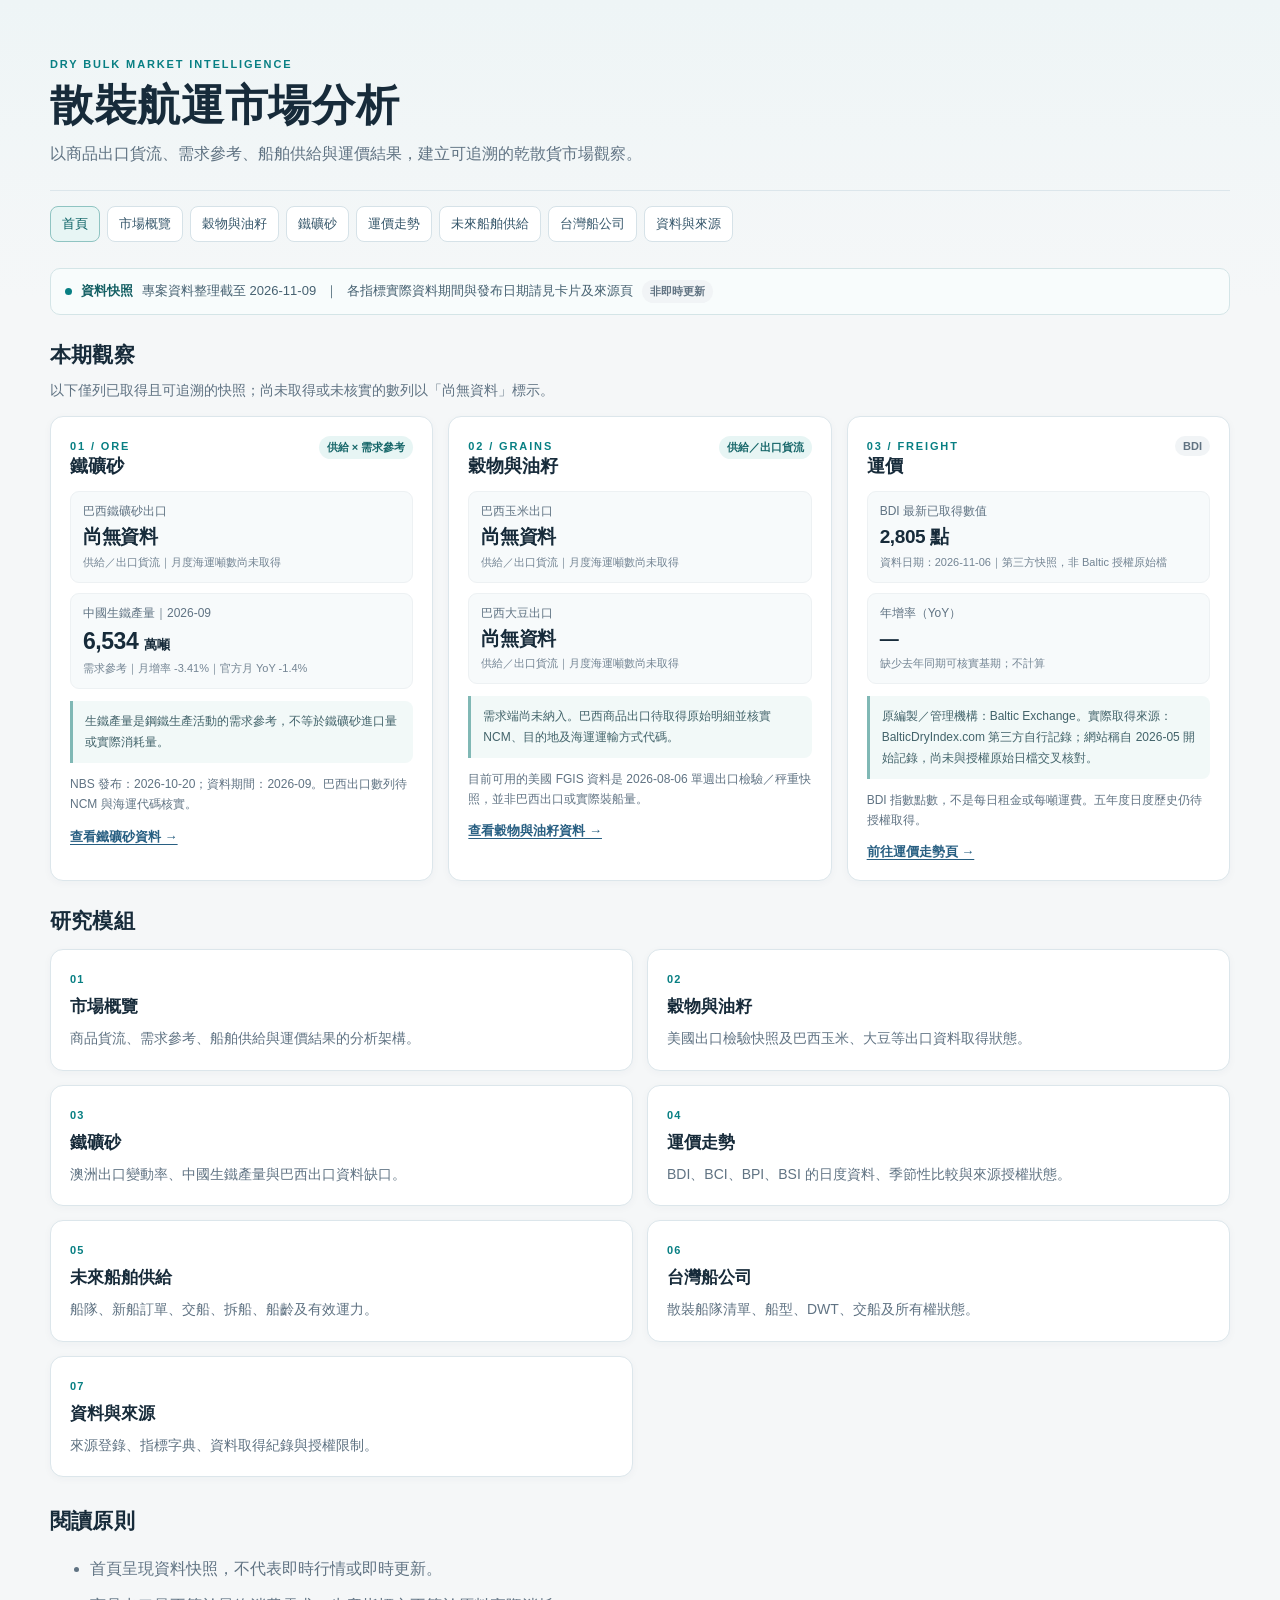
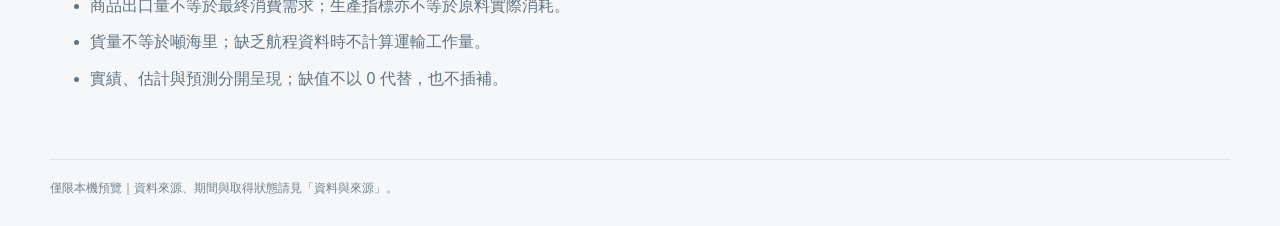
<file: index.html>
<!doctype html>
<html lang="zh-Hant"><head><meta charset="utf-8"><meta name="viewport" content="width=device-width, initial-scale=1"><meta name="description" content="散裝航運市場研究儀表板：鐵礦砂、穀物與油籽、運價、船舶供給。"><title>散裝航運市場分析｜首頁</title><link rel="stylesheet" href="assets/css/main.css"></head>
<body><main class="shell">
<header class="masthead"><p class="eyebrow">DRY BULK MARKET INTELLIGENCE</p><h1>散裝航運市場分析</h1><p class="lede">以商品出口貨流、需求參考、船舶供給與運價結果，建立可追溯的乾散貨市場觀察。</p></header>
<nav class="site-nav" aria-label="主要頁面">
  <a href="index.html" aria-current="page">首頁</a>
  <a href="pages/market-overview.html">市場概覽</a>
  <a href="pages/grains-oilseeds.html">穀物與油籽</a>
  <a href="pages/iron-ore.html">鐵礦砂</a>
  <a href="pages/freight-rates.html">運價走勢</a>
  <a href="pages/future-fleet-supply.html">未來船舶供給</a>
  <a href="pages/taiwan-owners.html">台灣船公司</a>
  <a href="pages/data-sources.html">資料與來源</a>
</nav>
<div class="snapshot-strip"><span class="snapshot-mark"></span><strong>資料快照</strong><span>專案資料整理截至 2026-11-09</span><span>｜</span><span>各指標實際資料期間與發布日期請見卡片及來源頁</span><span class="tag neutral">非即時更新</span></div>
<section aria-labelledby="observations-title"><h2 id="observations-title">本期觀察</h2><p class="section-intro">以下僅列已取得且可追溯的快照；尚未取得或未核實的數列以「尚無資料」標示。</p>
<div class="observation-grid">
<article class="observation-card"><header><div><span class="eyebrow">01 / ORE</span><h3>鐵礦砂</h3></div><span class="tag">供給 × 需求參考</span></header>
<div class="metric-list">
<div class="metric"><div class="metric-label">巴西鐵礦砂出口</div><div class="metric-value small">尚無資料</div><div class="metric-meta">供給／出口貨流｜月度海運噸數尚未取得</div></div>
<div class="metric"><div class="metric-label">中國生鐵產量｜2026-09</div><div class="metric-value">6,534 <span style="font-size:13px;font-weight:600">萬噸</span></div><div class="metric-meta">需求參考｜月增率 -3.41%｜官方月 YoY -1.4%</div></div>
</div><div class="callout">生鐵產量是鋼鐵生產活動的需求參考，不等於鐵礦砂進口量或實際消耗量。</div>
<p class="note">NBS 發布：2026-10-20；資料期間：2026-09。巴西出口數列待 NCM 與海運代碼核實。</p><a class="card-link" href="pages/iron-ore.html">查看鐵礦砂資料 →</a></article>
<article class="observation-card"><header><div><span class="eyebrow">02 / GRAINS</span><h3>穀物與油籽</h3></div><span class="tag">供給／出口貨流</span></header>
<div class="metric-list">
<div class="metric"><div class="metric-label">巴西玉米出口</div><div class="metric-value small">尚無資料</div><div class="metric-meta">供給／出口貨流｜月度海運噸數尚未取得</div></div>
<div class="metric"><div class="metric-label">巴西大豆出口</div><div class="metric-value small">尚無資料</div><div class="metric-meta">供給／出口貨流｜月度海運噸數尚未取得</div></div>
</div><div class="callout">需求端尚未納入。巴西商品出口待取得原始明細並核實 NCM、目的地及海運運輸方式代碼。</div>
<p class="note">目前可用的美國 FGIS 資料是 2026-08-06 單週出口檢驗／秤重快照，並非巴西出口或實際裝船量。</p><a class="card-link" href="pages/grains-oilseeds.html">查看穀物與油籽資料 →</a></article>
<article class="observation-card"><header><div><span class="eyebrow">03 / FREIGHT</span><h3>運價</h3></div><span class="tag neutral">BDI</span></header>
<div class="metric-list">
<div class="metric"><div class="metric-label">BDI 最新已取得數值</div><div class="metric-value small">2,805 點</div><div class="metric-meta">資料日期：2026-11-06｜第三方快照，非 Baltic 授權原始檔</div></div>
<div class="metric"><div class="metric-label">年增率（YoY）</div><div class="metric-value small">—</div><div class="metric-meta">缺少去年同期可核實基期；不計算</div></div>
</div><div class="callout">原編製／管理機構：Baltic Exchange。實際取得來源：BalticDryIndex.com 第三方自行記錄；網站稱自 2026-05 開始記錄，尚未與授權原始日檔交叉核對。</div>
<p class="note">BDI 指數點數，不是每日租金或每噸運費。五年度日度歷史仍待授權取得。</p><a class="card-link" href="pages/freight-rates.html">前往運價走勢頁 →</a></article>
</div></section>
<section><h2>研究模組</h2><div class="page-grid">
<a class="page-card" href="pages/market-overview.html"><span>01</span><h3>市場概覽</h3><p>商品貨流、需求參考、船舶供給與運價結果的分析架構。</p></a>
<a class="page-card" href="pages/grains-oilseeds.html"><span>02</span><h3>穀物與油籽</h3><p>美國出口檢驗快照及巴西玉米、大豆等出口資料取得狀態。</p></a>
<a class="page-card" href="pages/iron-ore.html"><span>03</span><h3>鐵礦砂</h3><p>澳洲出口變動率、中國生鐵產量與巴西出口資料缺口。</p></a>
<a class="page-card" href="pages/freight-rates.html"><span>04</span><h3>運價走勢</h3><p>BDI、BCI、BPI、BSI 的日度資料、季節性比較與來源授權狀態。</p></a>
<a class="page-card" href="pages/future-fleet-supply.html"><span>05</span><h3>未來船舶供給</h3><p>船隊、新船訂單、交船、拆船、船齡及有效運力。</p></a>
<a class="page-card" href="pages/taiwan-owners.html"><span>06</span><h3>台灣船公司</h3><p>散裝船隊清單、船型、DWT、交船及所有權狀態。</p></a>
<a class="page-card" href="pages/data-sources.html"><span>07</span><h3>資料與來源</h3><p>來源登錄、指標字典、資料取得紀錄與授權限制。</p></a>
</div></section>
<section class="caveats"><h2>閱讀原則</h2><ul><li>首頁呈現資料快照，不代表即時行情或即時更新。</li><li>商品出口量不等於最終消費需求；生產指標亦不等於原料實際消耗。</li><li>貨量不等於噸海里；缺乏航程資料時不計算運輸工作量。</li><li>實績、估計與預測分開呈現；缺值不以 0 代替，也不插補。</li></ul></section>
<footer>僅限本機預覽｜資料來源、期間與取得狀態請見「資料與來源」。</footer></main></body></html>
</file>
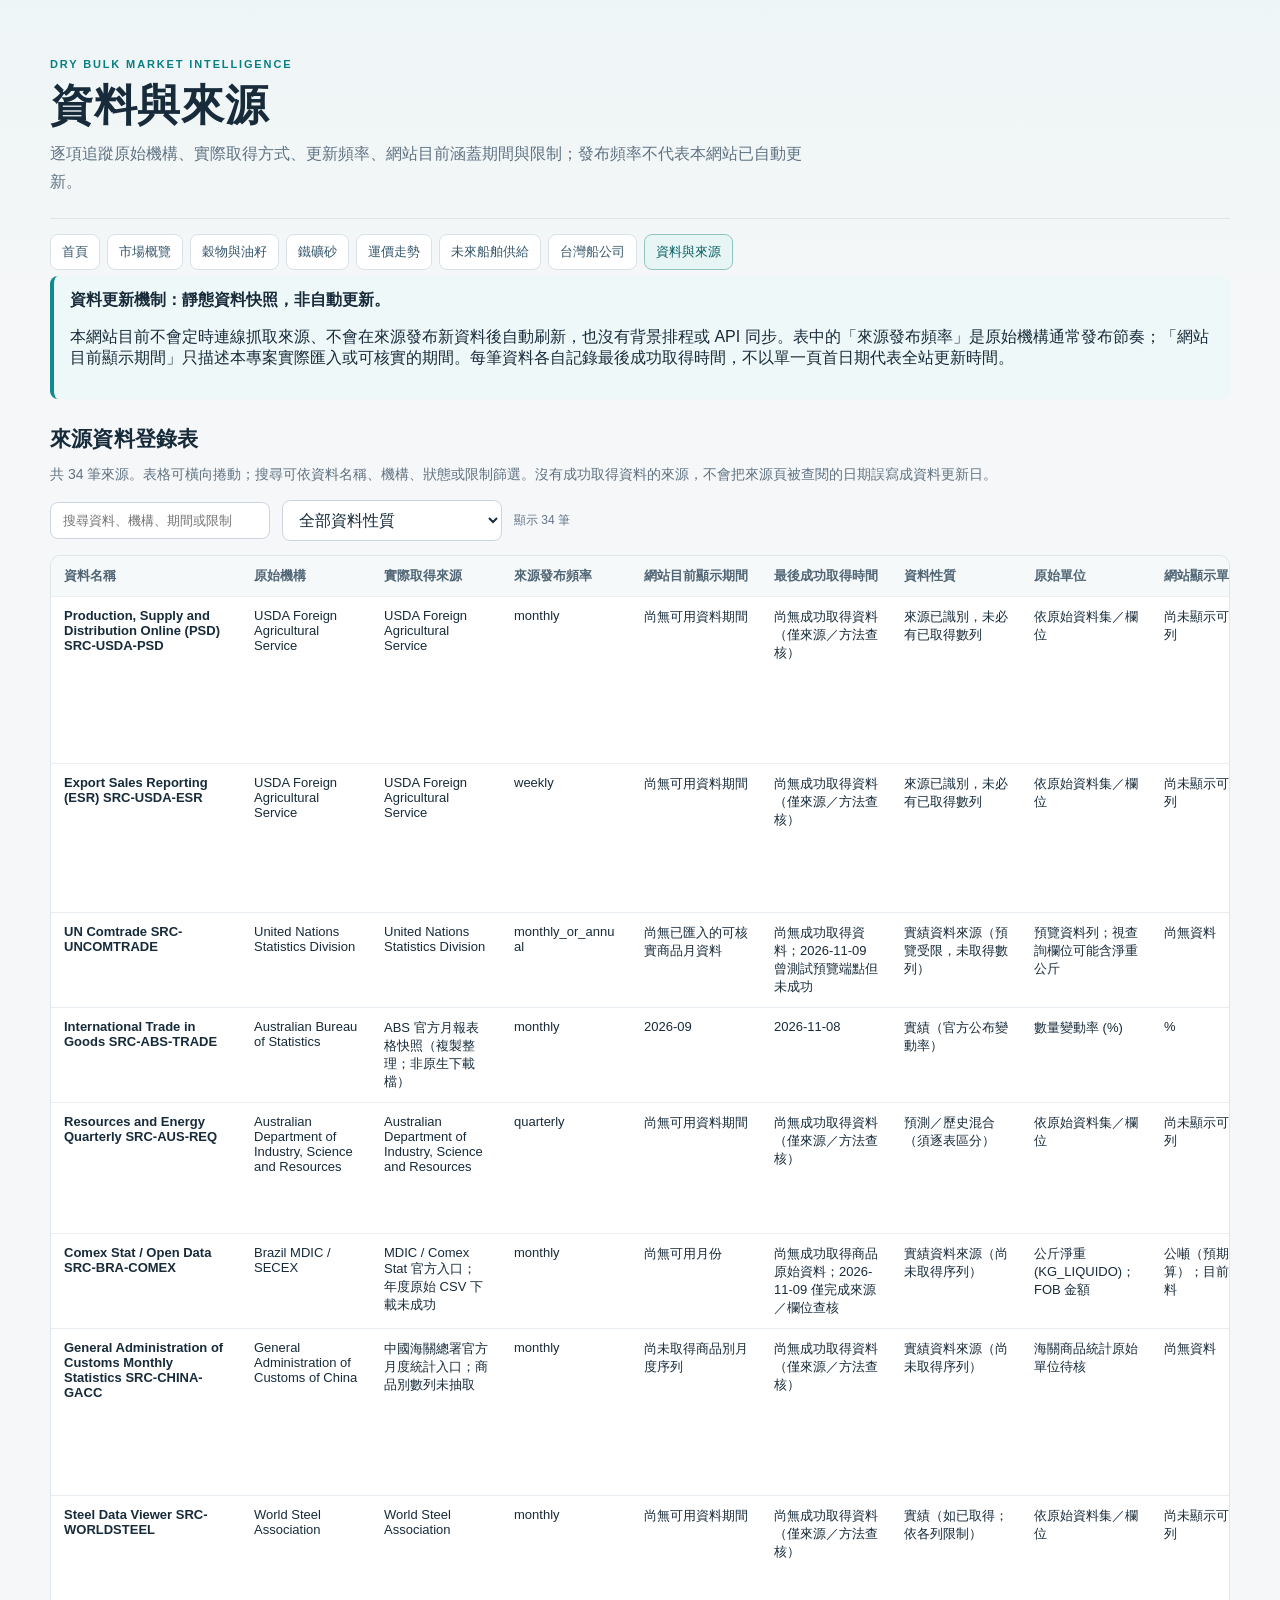
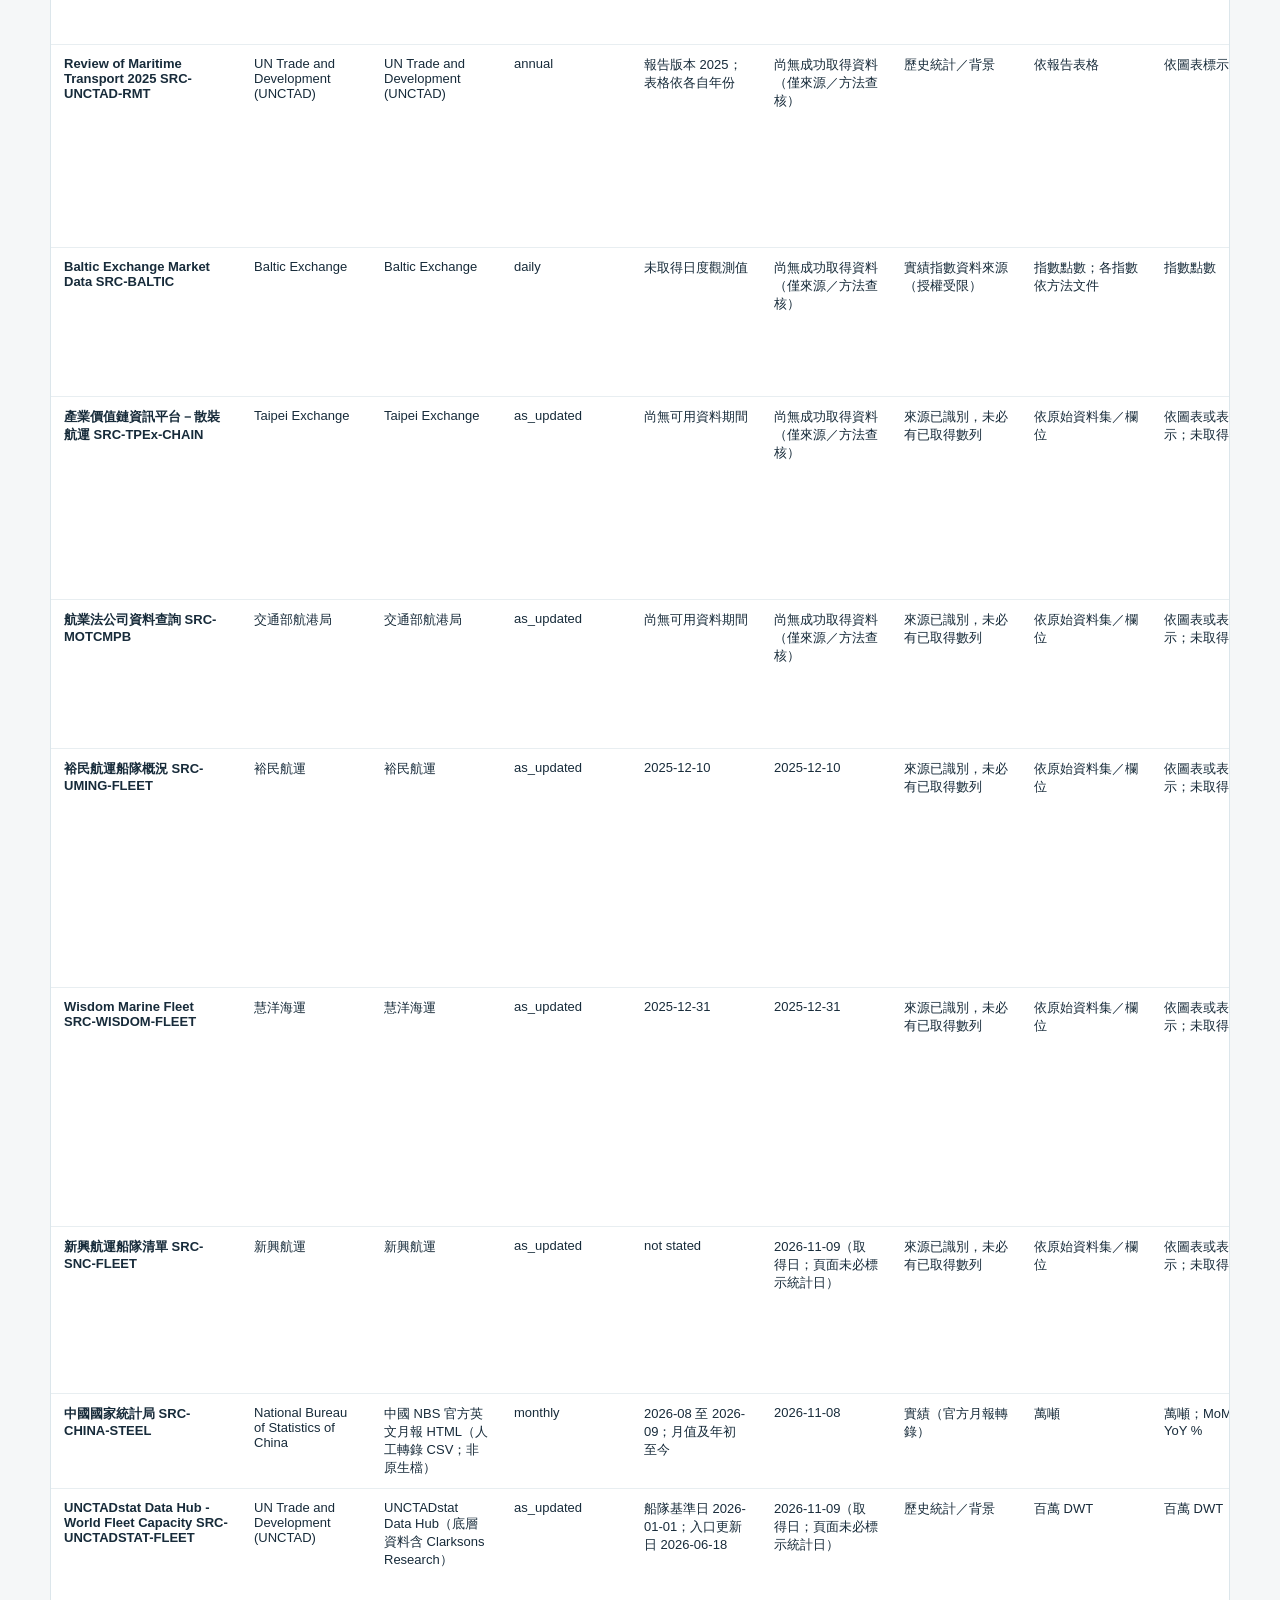
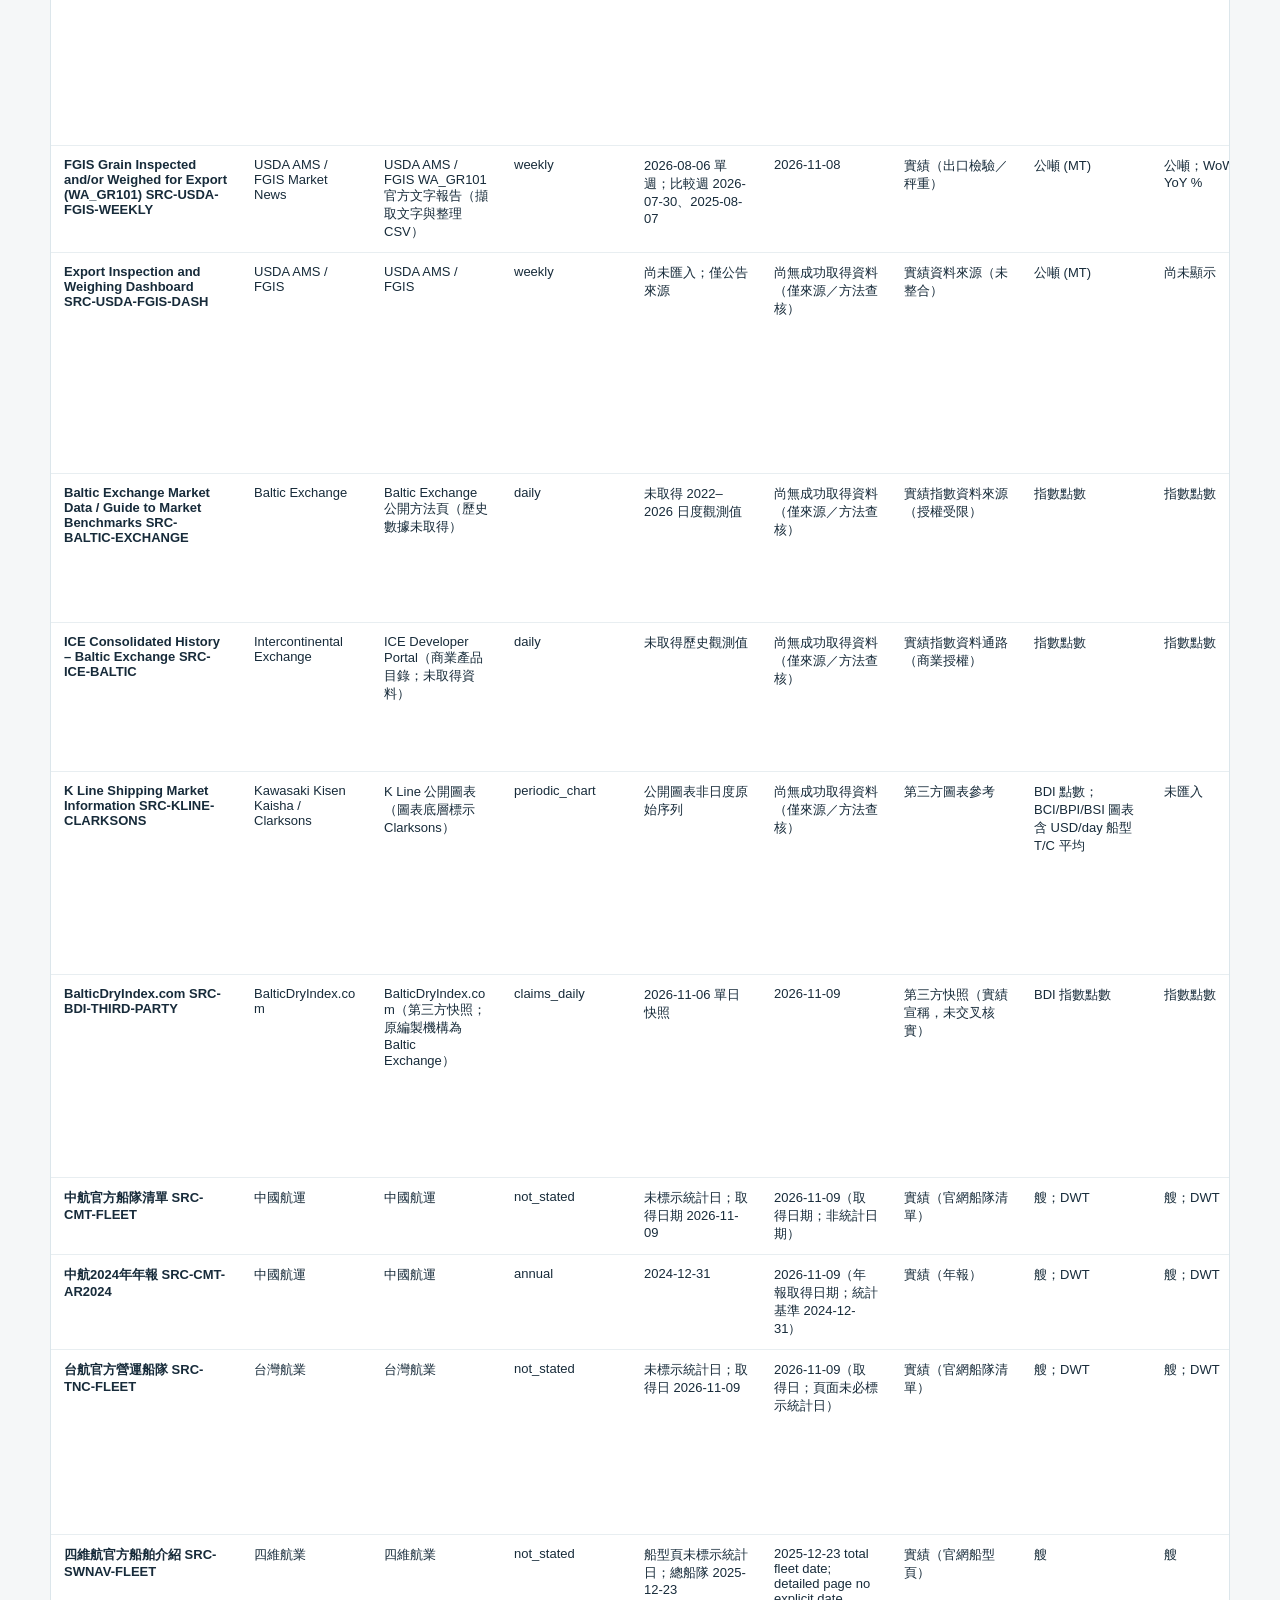
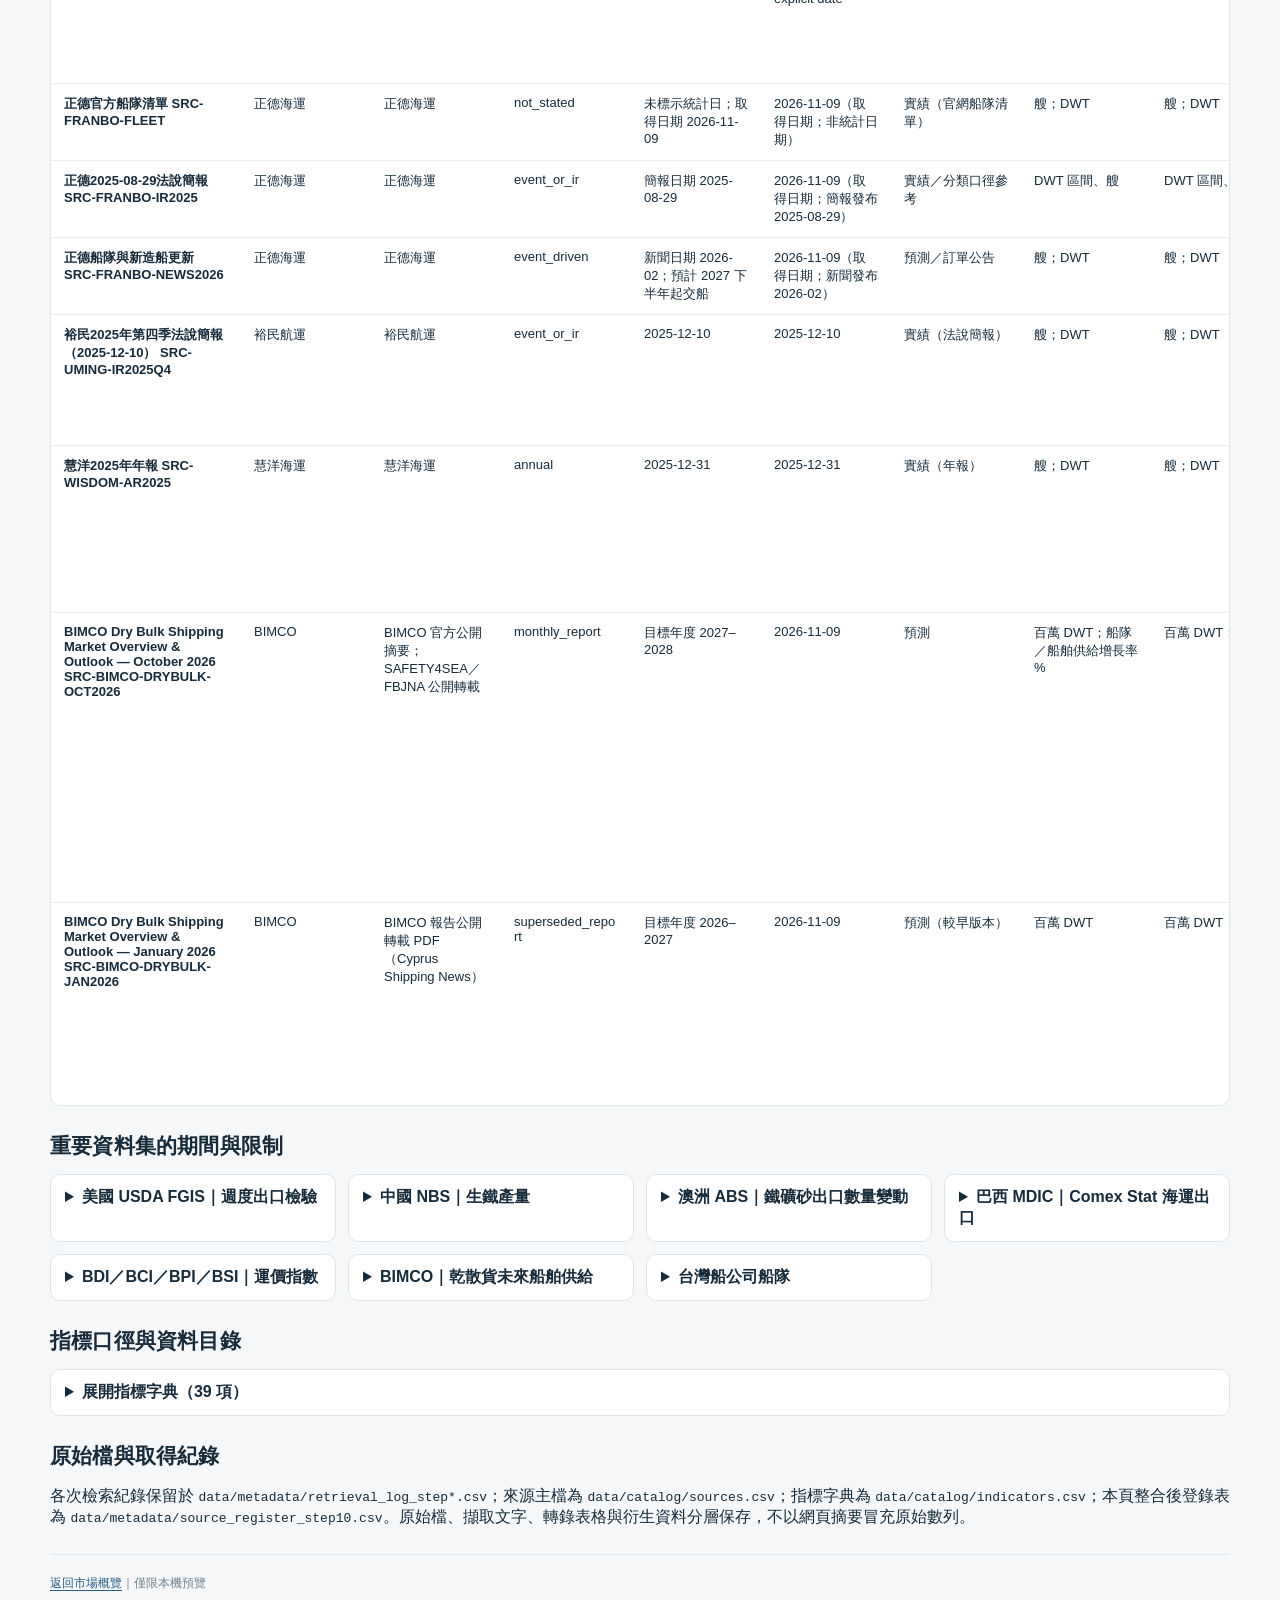
<file: pages/data-sources.html>
<!DOCTYPE html>
<html lang="zh-Hant"><head><meta charset="utf-8"/><meta content="width=device-width, initial-scale=1" name="viewport"/><title>資料與來源｜散裝航運市場分析</title><link href="../assets/css/main.css" rel="stylesheet"/><style>
.source-controls{display:flex;gap:12px;flex-wrap:wrap;align-items:center;margin:14px 0}.source-controls input,.source-controls select{padding:10px 12px;border:1px solid #cbd5e1;border-radius:8px;background:#fff;color:#172b3a;min-width:220px;max-width:100%}.source-table{min-width:1500px}.source-table th{white-space:nowrap}.source-table td{min-width:130px;max-width:300px;vertical-align:top;white-space:normal;overflow-wrap:anywhere}.source-table td:first-child{font-weight:650;min-width:190px}.source-table td:last-child{min-width:90px}.status-note{background:#eff8f8;border-left:4px solid #0f8b8d;padding:14px 16px;border-radius:8px}.details-grid{display:grid;grid-template-columns:repeat(auto-fit,minmax(260px,1fr));gap:12px}details{background:#fff;border:1px solid #dbe4ea;border-radius:10px;padding:12px 14px}details summary{font-weight:650;cursor:pointer}details p,details li{line-height:1.65}.muted{color:#64748b}.source-table-wrap{overflow-x:auto;max-width:100%}.snapshot-strip{flex-wrap:wrap}
</style></head><body><main class="shell"><header class="masthead"><p class="eyebrow">DRY BULK MARKET INTELLIGENCE</p><h1>資料與來源</h1><p class="lede">逐項追蹤原始機構、實際取得方式、更新頻率、網站目前涵蓋期間與限制；發布頻率不代表本網站已自動更新。</p></header><nav aria-label="主要頁面" class="site-nav"><a href="../index.html">首頁</a><a href="market-overview.html">市場概覽</a><a href="grains-oilseeds.html">穀物與油籽</a><a href="iron-ore.html">鐵礦砂</a><a href="freight-rates.html">運價走勢</a><a href="future-fleet-supply.html">未來船舶供給</a><a href="taiwan-owners.html">台灣船公司</a><a aria-current="page" href="data-sources.html">資料與來源</a></nav><div class="status-note"><strong>資料更新機制：靜態資料快照，非自動更新。</strong><p>本網站目前不會定時連線抓取來源、不會在來源發布新資料後自動刷新，也沒有背景排程或 API 同步。表中的「來源發布頻率」是原始機構通常發布節奏；「網站目前顯示期間」只描述本專案實際匯入或可核實的期間。每筆資料各自記錄最後成功取得時間，不以單一頁首日期代表全站更新時間。</p></div>
<section><h2>來源資料登錄表</h2><p class="section-intro">共 34 筆來源。表格可橫向捲動；搜尋可依資料名稱、機構、狀態或限制篩選。沒有成功取得資料的來源，不會把來源頁被查閱的日期誤寫成資料更新日。</p><div class="source-controls"><input aria-label="搜尋來源" id="source-search" placeholder="搜尋資料、機構、期間或限制" type="search"/><select aria-label="依資料性質篩選" id="source-kind"><option value="">全部資料性質</option><option>實績</option><option>歷史統計</option><option>預測</option><option>第三方</option><option>來源已識別</option></select><span class="muted" id="source-count">顯示 34 筆</span></div><div class="table-wrap source-table-wrap"><table class="source-table" id="source-table"><thead><tr><th>資料名稱</th><th>原始機構</th><th>實際取得來源</th><th>來源發布頻率</th><th>網站目前顯示期間</th><th>最後成功取得時間</th><th>資料性質</th><th>原始單位</th><th>網站顯示單位</th><th>取得狀態</th><th>缺值或版本限制</th><th>原始連結</th></tr></thead><tbody><tr><td>Production, Supply and Distribution Online (PSD) SRC-USDA-PSD</td><td>USDA Foreign Agricultural Service</td><td>USDA Foreign Agricultural Service</td><td>monthly</td><td>尚無可用資料期間</td><td>尚無成功取得資料（僅來源／方法查核）</td><td>來源已識別，未必有已取得數列</td><td>依原始資料集／欄位</td><td>尚未顯示可核實數列</td><td>identified_api_access_requires_key</td><td>國別、市場年度與商品欄位需分別核對；供需平衡表不是實際裝船量。；國別、市場年度與商品欄位需分別核對；供需平衡表不是實際裝船量。</td><td><a href="https://apps.fas.usda.gov/psdonline/" rel="noopener" target="_blank">開啟來源</a></td></tr><tr><td>Export Sales Reporting (ESR) SRC-USDA-ESR</td><td>USDA Foreign Agricultural Service</td><td>USDA Foreign Agricultural Service</td><td>weekly</td><td>尚無可用資料期間</td><td>尚無成功取得資料（僅來源／方法查核）</td><td>來源已識別，未必有已取得數列</td><td>依原始資料集／欄位</td><td>尚未顯示可核實數列</td><td>identified_key_required</td><td>出口銷售與實際出口是不同欄位；API 需金鑰，不嘗試繞過。；出口銷售與實際出口是不同欄位；API 需金鑰，不嘗試繞過。</td><td><a href="https://apps.fas.usda.gov/opendatawebv2/" rel="noopener" target="_blank">開啟來源</a></td></tr><tr><td>UN Comtrade SRC-UNCOMTRADE</td><td>United Nations Statistics Division</td><td>United Nations Statistics Division</td><td>monthly_or_annual</td><td>尚無已匯入的可核實商品月資料</td><td>尚無成功取得資料；2026-11-09 曾測試預覽端點但未成功</td><td>實績資料來源（預覽受限，未取得數列）</td><td>預覽資料列；視查詢欄位可能含淨重公斤</td><td>尚無資料</td><td>free_preview_limited</td><td>Free Preview 有筆數／頻率限制；本專案未取得可用月份</td><td><a href="https://comtradeapi.un.org/" rel="noopener" target="_blank">開啟來源</a></td></tr><tr><td>International Trade in Goods SRC-ABS-TRADE</td><td>Australian Bureau of Statistics</td><td>ABS 官方月報表格快照（複製整理；非原生下載檔）</td><td>monthly</td><td>2026-09</td><td>2026-11-08</td><td>實績（官方公布變動率）</td><td>數量變動率 (%)</td><td>%</td><td>series_retrieved_2026_09_percentages_only</td><td>僅取得塊礦／粉礦數量變動率，無絕對噸數</td><td><a href="https://www.abs.gov.au/statistics/economy/international-trade/international-trade-goods/latest-release" rel="noopener" target="_blank">開啟來源</a></td></tr><tr><td>Resources and Energy Quarterly SRC-AUS-REQ</td><td>Australian Department of Industry, Science and Resources</td><td>Australian Department of Industry, Science and Resources</td><td>quarterly</td><td>尚無可用資料期間</td><td>尚無成功取得資料（僅來源／方法查核）</td><td>預測／歷史混合（須逐表區分）</td><td>依原始資料集／欄位</td><td>尚未顯示可核實數列</td><td>identified_public_report</td><td>預測表與歷史表分開保存；不能將預測誤標實績。；預測表與歷史表分開保存；不能將預測誤標實績。</td><td><a href="https://www.industry.gov.au/publications/resources-and-energy-quarterly" rel="noopener" target="_blank">開啟來源</a></td></tr><tr><td>Comex Stat / Open Data SRC-BRA-COMEX</td><td>Brazil MDIC / SECEX</td><td>MDIC / Comex Stat 官方入口；年度原始 CSV 下載未成功</td><td>monthly</td><td>尚無可用月份</td><td>尚無成功取得商品原始資料；2026-11-09 僅完成來源／欄位查核</td><td>實績資料來源（尚未取得序列）</td><td>公斤淨重 (KG_LIQUIDO)；FOB 金額</td><td>公噸（預期換算）；目前尚無資料</td><td>public_data_download_timeout_no_filtered_series</td><td>年度原始 CSV 下載逾時；NCM 8 位碼與 CO_VIA 海運碼未核實</td><td><a href="https://comexstat.mdic.gov.br/en/" rel="noopener" target="_blank">開啟來源</a></td></tr><tr><td>General Administration of Customs Monthly Statistics SRC-CHINA-GACC</td><td>General Administration of Customs of China</td><td>中國海關總署官方月度統計入口；商品別數列未抽取</td><td>monthly</td><td>尚未取得商品別月度序列</td><td>尚無成功取得資料（僅來源／方法查核）</td><td>實績資料來源（尚未取得序列）</td><td>海關商品統計原始單位待核</td><td>尚無資料</td><td>portal_found_series_not_yet_extracted</td><td>已找到官方月報入口，未取得 HS 2601 可核實月度數列；已找到月度統計入口；尚未成功定位可直接批次讀取的鐵礦砂數量序列。</td><td><a href="https://english.customs.gov.cn/statics/report/monthly.html" rel="noopener" target="_blank">開啟來源</a></td></tr><tr><td>Steel Data Viewer SRC-WORLDSTEEL</td><td>World Steel Association</td><td>World Steel Association</td><td>monthly</td><td>尚無可用資料期間</td><td>尚無成功取得資料（僅來源／方法查核）</td><td>實績（如已取得；依各列限制）</td><td>依原始資料集／欄位</td><td>尚未顯示可核實數列</td><td>public_summary_identified</td><td>粗鋼產量僅作鐵礦砂需求參考，不等於鐵礦砂消耗量。；粗鋼產量僅作鐵礦砂需求參考，不等於鐵礦砂消耗量。</td><td><a href="https://worldsteel.org/data/steel-data-viewer/" rel="noopener" target="_blank">開啟來源</a></td></tr><tr><td>Review of Maritime Transport 2025 SRC-UNCTAD-RMT</td><td>UN Trade and Development (UNCTAD)</td><td>UN Trade and Development (UNCTAD)</td><td>annual</td><td>報告版本 2025；表格依各自年份</td><td>尚無成功取得資料（僅來源／方法查核）</td><td>歷史統計／背景</td><td>依報告表格</td><td>依圖表標示</td><td>public_report_identified_underlying_data_mixed</td><td>部分底層資料來自 Clarksons；非全部 UNCTAD 原始普查；官方報告可引用，但若表格底層來自 Clarksons，須標記其資料來源及非 UNCTAD 原始普查。</td><td><a href="https://unctad.org/publication/review-maritime-transport-2025" rel="noopener" target="_blank">開啟來源</a></td></tr><tr><td>Baltic Exchange Market Data SRC-BALTIC</td><td>Baltic Exchange</td><td>Baltic Exchange</td><td>daily</td><td>未取得日度觀測值</td><td>尚無成功取得資料（僅來源／方法查核）</td><td>實績指數資料來源（授權受限）</td><td>指數點數；各指數依方法文件</td><td>指數點數</td><td>license_required</td><td>歷史日度資料需有效授權；目前無可用數列；公開頁面可核對指數管理者與授權要求；完整歷史數據不可視為免費。</td><td><a href="https://www.balticexchange.com/en/data-services/Methodology/market-data.html" rel="noopener" target="_blank">開啟來源</a></td></tr><tr><td>產業價值鏈資訊平台－散裝航運 SRC-TPEx-CHAIN</td><td>Taipei Exchange</td><td>Taipei Exchange</td><td>as_updated</td><td>尚無可用資料期間</td><td>尚無成功取得資料（僅來源／方法查核）</td><td>來源已識別，未必有已取得數列</td><td>依原始資料集／欄位</td><td>依圖表或表格標示；未取得則 —</td><td>identified_company_universe</td><td>頁面列出本國上市／上櫃散裝航運相關公司；名單作為公司清單線索，須逐家核實。；頁面列出本國上市／上櫃散裝航運相關公司；名單作為公司清單線索，須逐家核實。</td><td><a href="https://ic.tpex.org.tw/introduce.php?ic=T000" rel="noopener" target="_blank">開啟來源</a></td></tr><tr><td>航業法公司資料查詢 SRC-MOTCMPB</td><td>交通部航港局</td><td>交通部航港局</td><td>as_updated</td><td>尚無可用資料期間</td><td>尚無成功取得資料（僅來源／方法查核）</td><td>來源已識別，未必有已取得數列</td><td>依原始資料集／欄位</td><td>依圖表或表格標示；未取得則 —</td><td>identified_public_registry</td><td>業者名錄不等於散裝船隊清單；用於確認公司與營業資格。；業者名錄不等於散裝船隊清單；用於確認公司與營業資格。</td><td><a href="https://www.motcmpb.gov.tw/Company?nodeId=10150&amp;siteId=1" rel="noopener" target="_blank">開啟來源</a></td></tr><tr><td>裕民航運船隊概況 SRC-UMING-FLEET</td><td>裕民航運</td><td>裕民航運</td><td>as_updated</td><td>2025-12-10</td><td>2025-12-10</td><td>來源已識別，未必有已取得數列</td><td>依原始資料集／欄位</td><td>依圖表或表格標示；未取得則 —</td><td>identified_company_fleet</td><td>公司船隊可能同時包含散裝、油輪、LNG、風電等；篩選散裝船型，不將總貨輪數全當散裝船。；公司船隊可能同時包含散裝、油輪、LNG、風電等；篩選散裝船型，不將總貨輪數全當散裝船。</td><td><a href="https://www.uming.com.tw/fleet/Overview.aspx" rel="noopener" target="_blank">開啟來源</a></td></tr><tr><td>Wisdom Marine Fleet SRC-WISDOM-FLEET</td><td>慧洋海運</td><td>慧洋海運</td><td>as_updated</td><td>2025-12-31</td><td>2025-12-31</td><td>來源已識別，未必有已取得數列</td><td>依原始資料集／欄位</td><td>依圖表或表格標示；未取得則 —</td><td>identified_company_fleet</td><td>船隊頁列出所有權／管理與新造船類別；分開呈現 owned、managed、newbuildings。；船隊頁列出所有權／管理與新造船類別；分開呈現 owned、managed、newbuildings。</td><td><a href="https://www.wisdomlines.com.tw/about/current_fleet" rel="noopener" target="_blank">開啟來源</a></td></tr><tr><td>新興航運船隊清單 SRC-SNC-FLEET</td><td>新興航運</td><td>新興航運</td><td>as_updated</td><td>not stated</td><td>2026-11-09（取得日；頁面未必標示統計日）</td><td>來源已識別，未必有已取得數列</td><td>依原始資料集／欄位</td><td>依圖表或表格標示；未取得則 —</td><td>identified_company_fleet</td><td>官方船隊表可核對船名、DWT、交船日期；須區分散裝船與油輪。；官方船隊表可核對船名、DWT、交船日期；須區分散裝船與油輪。</td><td><a href="https://www.snc.com.tw/en/fleetlist/" rel="noopener" target="_blank">開啟來源</a></td></tr><tr><td>中國國家統計局 SRC-CHINA-STEEL</td><td>National Bureau of Statistics of China</td><td>中國 NBS 官方英文月報 HTML（人工轉錄 CSV；非原生檔）</td><td>monthly</td><td>2026-08 至 2026-09；月值及年初至今</td><td>2026-11-08</td><td>實績（官方月報轉錄）</td><td>萬噸</td><td>萬噸；MoM／YoY %</td><td>transcribed_official_monthly_html_snapshot</td><td>官方 HTML 表格轉錄，非原生 CSV；規模以上工業企業</td><td><a href="https://www.stats.gov.cn/" rel="noopener" target="_blank">開啟來源</a></td></tr><tr><td>UNCTADstat Data Hub - World Fleet Capacity SRC-UNCTADSTAT-FLEET</td><td>UN Trade and Development (UNCTAD)</td><td>UNCTADstat Data Hub（底層資料含 Clarksons Research）</td><td>as_updated</td><td>船隊基準日 2026-01-01；入口更新日 2026-06-18</td><td>2026-11-09（取得日；頁面未必標示統計日）</td><td>歷史統計／背景</td><td>百萬 DWT</td><td>百萬 DWT</td><td>public_summary_identified_underlying_data_Clarksons</td><td>全球商船隊；底層資料含 Clarksons；非乾散貨單一船型數列；資料更新日 2026-06-18；截至 2026-01-01 全球商船隊總運力約 25 億 DWT；油輪與散裝船合計占 69%，不可將合計比例當成散裝船比例。</td><td><a href="https://unctadstat.unctad.org/insights/theme/243" rel="noopener" target="_blank">開啟來源</a></td></tr><tr><td>FGIS Grain Inspected and/or Weighed for Export (WA_GR101) SRC-USDA-FGIS-WEEKLY</td><td>USDA AMS / FGIS Market News</td><td>USDA AMS / FGIS WA_GR101 官方文字報告（擷取文字與整理 CSV）</td><td>weekly</td><td>2026-08-06 單週；比較週 2026-07-30、2025-08-07</td><td>2026-11-08</td><td>實績（出口檢驗／秤重）</td><td>公噸 (MT)</td><td>公噸；WoW／YoY %</td><td>partial_official_text_capture_and_derived_rates</td><td>只取得單週文字快照；非連續週資料；4 週平均缺值</td><td><a href="https://www.ams.usda.gov/mnreports/wa_gr101.txt" rel="noopener" target="_blank">開啟來源</a></td></tr><tr><td>Export Inspection and Weighing Dashboard SRC-USDA-FGIS-DASH</td><td>USDA AMS / FGIS</td><td>USDA AMS / FGIS</td><td>weekly</td><td>尚未匯入；僅公告來源</td><td>尚無成功取得資料（僅來源／方法查核）</td><td>實績資料來源（未整合）</td><td>公噸 (MT)</td><td>尚未顯示</td><td>identified_public_dashboard_not_integrated</td><td>已找到官方儀表板，尚未取得其連續資料；USDA 於 2026-10-14 公告公開儀表板，支援年度、市場年度、商品、目的地及 YoY 檢視；本步僅列來源候選，尚未匯入連續原始序列。</td><td><a href="https://www.ams.usda.gov/content/usda-launches-export-grain-inspection-dashboard" rel="noopener" target="_blank">開啟來源</a></td></tr><tr><td>Baltic Exchange Market Data / Guide to Market Benchmarks SRC-BALTIC-EXCHANGE</td><td>Baltic Exchange</td><td>Baltic Exchange 公開方法頁（歷史數據未取得）</td><td>daily</td><td>未取得 2022–2026 日度觀測值</td><td>尚無成功取得資料（僅來源／方法查核）</td><td>實績指數資料來源（授權受限）</td><td>指數點數</td><td>指數點數</td><td>methodology_verified_history_subscription_required</td><td>原編製／管理機構；方法可公開核對，歷史資料需授權；指數原編製／管理機構；公開方法文件可查，歷史資料需授權。</td><td><a href="https://www.balticexchange.com/en/data-services/Methodology/market-data.html" rel="noopener" target="_blank">開啟來源</a></td></tr><tr><td>ICE Consolidated History – Baltic Exchange SRC-ICE-BALTIC</td><td>Intercontinental Exchange</td><td>ICE Developer Portal（商業產品目錄；未取得資料）</td><td>daily</td><td>未取得歷史觀測值</td><td>尚無成功取得資料（僅來源／方法查核）</td><td>實績指數資料通路（商業授權）</td><td>指數點數</td><td>指數點數</td><td>licensed_retrieval_channel_identified</td><td>商業歷史資料通路已識別；未訂閱或擷取；ICE 說明提供 Baltic Exchange 歷史與日終資料；本專案未訂閱或擷取。</td><td><a href="https://developer.ice.com/fixed-income-data-services/catalog/baltic-exchange" rel="noopener" target="_blank">開啟來源</a></td></tr><tr><td>K Line Shipping Market Information SRC-KLINE-CLARKSONS</td><td>Kawasaki Kisen Kaisha / Clarksons</td><td>K Line 公開圖表（圖表底層標示 Clarksons）</td><td>periodic_chart</td><td>公開圖表非日度原始序列</td><td>尚無成功取得資料（僅來源／方法查核）</td><td>第三方圖表參考</td><td>BDI 點數；BCI/BPI/BSI 圖表含 USD/day 船型 T/C 平均</td><td>未匯入</td><td>third_party_visual_reference_only</td><td>不能把 USD/day 船舶租金平均當成指數點數；圖表標示底層來源 Clarksons，並非可匯出的日度指數點數；BCI/BPI/BSI 圖表使用船型 T/C 平均值。</td><td><a href="https://www.kline.co.jp/en/ir/finance/shipping.html" rel="noopener" target="_blank">開啟來源</a></td></tr><tr><td>BalticDryIndex.com SRC-BDI-THIRD-PARTY</td><td>BalticDryIndex.com</td><td>BalticDryIndex.com（第三方快照；原編製機構為 Baltic Exchange）</td><td>claims_daily</td><td>2026-11-06 單日快照</td><td>2026-11-09</td><td>第三方快照（實績宣稱，未交叉核實）</td><td>BDI 指數點數</td><td>指數點數</td><td>single_snapshot_not_historically_verified</td><td>第三方稱自 2026-05 起自行記錄；未與 Baltic 授權資料核對，YoY 缺值；網站顯示 BDI 2026-11-06 為 2,805 點，並稱自 2026-05 自行記錄；未作五年日度資料來源。</td><td><a href="https://www.balticdryindex.com/" rel="noopener" target="_blank">開啟來源</a></td></tr><tr><td>中航官方船隊清單 SRC-CMT-FLEET</td><td>中國航運</td><td>中國航運</td><td>not_stated</td><td>未標示統計日；取得日期 2026-11-09</td><td>2026-11-09（取得日期；非統計日期）</td><td>實績（官網船隊清單）</td><td>艘；DWT</td><td>艘；DWT</td><td>public_official_source_captured</td><td>官網未標示基準日；與 2024 年報差異保留</td><td><a href="https://cmt.tw/ch/fleet/?mode=list" rel="noopener" target="_blank">開啟來源</a></td></tr><tr><td>中航2024年年報 SRC-CMT-AR2024</td><td>中國航運</td><td>中國航運</td><td>annual</td><td>2024-12-31</td><td>2026-11-09（年報取得日期；統計基準 2024-12-31）</td><td>實績（年報）</td><td>艘；DWT</td><td>艘；DWT</td><td>public_official_source_captured</td><td>年報統計日；與官網現有船名清單數量不同</td><td><a href="https://cmt.tw/wp-content/uploads/2025/10/CMT_%E5%B9%B4%E5%A0%B1%E4%B8%AD%E6%96%87_20250515.pdf" rel="noopener" target="_blank">開啟來源</a></td></tr><tr><td>台航官方營運船隊 SRC-TNC-FLEET</td><td>台灣航業</td><td>台灣航業</td><td>not_stated</td><td>未標示統計日；取得日 2026-11-09</td><td>2026-11-09（取得日；頁面未必標示統計日）</td><td>實績（官網船隊清單）</td><td>艘；DWT</td><td>艘；DWT</td><td>public_official_source_captured</td><td>官方逐船清單；乾散貨標示自有；其他船型分開；逐船列示Kamsarmax、Supramax、Handysize及其他船型；乾散貨船標示自有。</td><td><a href="https://www.taiwanline.com.tw/Fleet" rel="noopener" target="_blank">開啟來源</a></td></tr><tr><td>四維航官方船舶介紹 SRC-SWNAV-FLEET</td><td>四維航業</td><td>四維航業</td><td>not_stated</td><td>船型頁未標示統計日；總船隊 2025-12-23</td><td>2025-12-23 total fleet date; detailed page no explicit date</td><td>實績（官網船型頁）</td><td>艘</td><td>艘</td><td>public_official_source_captured</td><td>船型頁與總船隊日期不同；不可當同一基準日；官方分類及艘數；另有沿革頁載明2025-12-23營運船舶共24艘。</td><td><a href="https://www.swnav.com.tw/ships" rel="noopener" target="_blank">開啟來源</a></td></tr><tr><td>正德官方船隊清單 SRC-FRANBO-FLEET</td><td>正德海運</td><td>正德海運</td><td>not_stated</td><td>未標示統計日；取得日期 2026-11-09</td><td>2026-11-09（取得日期；非統計日期）</td><td>實績（官網船隊清單）</td><td>艘；DWT</td><td>艘；DWT</td><td>public_official_source_captured</td><td>官網未標示統計基準日；部分分類依 DWT 推定</td><td><a href="https://www.franbo.com.tw/product_list" rel="noopener" target="_blank">開啟來源</a></td></tr><tr><td>正德2025-08-29法說簡報 SRC-FRANBO-IR2025</td><td>正德海運</td><td>正德海運</td><td>event_or_ir</td><td>簡報日期 2025-08-29</td><td>2026-11-09（取得日期；簡報發布 2025-08-29）</td><td>實績／分類口徑參考</td><td>DWT 區間、艘</td><td>DWT 區間、艘</td><td>public_official_source_captured</td><td>僅提供船型 DWT 區間，用於正德逐船分類推定</td><td><a href="https://www.franbo.com.tw/cms/upload/investor/files/20250829_2641%E6%AD%A3%E5%BE%B7%E6%B3%95%E8%AA%AA%E6%9C%83%E7%B0%A1%E5%A0%B1.pdf" rel="noopener" target="_blank">開啟來源</a></td></tr><tr><td>正德船隊與新造船更新 SRC-FRANBO-NEWS2026</td><td>正德海運</td><td>正德海運</td><td>event_driven</td><td>新聞日期 2026-02；預計 2027 下半年起交船</td><td>2026-11-09（取得日期；新聞發布 2026-02）</td><td>預測／訂單公告</td><td>艘；DWT</td><td>艘；DWT</td><td>public_official_source_captured</td><td>8 艘多用途船為訂單，預計交船不列入現役</td><td><a href="https://www.franbo.com.tw/news_info?id=4335" rel="noopener" target="_blank">開啟來源</a></td></tr><tr><td>裕民2025年第四季法說簡報（2025-12-10） SRC-UMING-IR2025Q4</td><td>裕民航運</td><td>裕民航運</td><td>event_or_ir</td><td>2025-12-10</td><td>2025-12-10</td><td>實績（法說簡報）</td><td>艘；DWT</td><td>艘；DWT</td><td>public_official_source_captured</td><td>現役 71 艘與在建 13 艘分開；在建不計入現役；現役71艘與在建13艘分開；在建不列入現役。</td><td><a href="https://www.uming.com.tw/Upload/20251209/2025.12.10%20%20%E7%AC%AC%E4%B8%80%E9%87%91%E8%AD%89%E5%88%B82025%E5%B9%B4%E7%AC%AC4%E5%AD%A3%E6%B3%95%E8%AA%AA%E6%9C%83-%E8%A3%95%E6%B0%91.pdf" rel="noopener" target="_blank">開啟來源</a></td></tr><tr><td>慧洋2025年年報 SRC-WISDOM-AR2025</td><td>慧洋海運</td><td>慧洋海運</td><td>annual</td><td>2025-12-31</td><td>2025-12-31</td><td>實績（年報）</td><td>艘；DWT</td><td>艘；DWT</td><td>public_official_source_captured</td><td>126 艘含自有 117、非自有 9；另 8 艘純代管不包含；統計基準2025-12-31；126艘含自有117、非自有9；各船型所有權拆分未提供。</td><td><a href="https://www.wisdomlines.com.tw/storage/uploads/general_meeting/20260522%20Annual%20Report_2025_CH.pdf" rel="noopener" target="_blank">開啟來源</a></td></tr><tr><td>BIMCO Dry Bulk Shipping Market Overview &amp; Outlook — October 2026 SRC-BIMCO-DRYBULK-OCT2026</td><td>BIMCO</td><td>BIMCO 官方公開摘要；SAFETY4SEA／FBJNA 公開轉載</td><td>monthly_report</td><td>目標年度 2027–2028</td><td>2026-11-09</td><td>預測</td><td>百萬 DWT；船隊／船舶供給增長率 %</td><td>百萬 DWT；%</td><td>public_summary_reconciled</td><td>2026-10-29 版本；公開摘要；完整報告需會員登入；SoH Closed/Open 情境；發布日期 2026-10-29；SoH Closed/Open 兩情境；2027/2028 名目船隊增長均 4%；交船 51.7/54.1 百萬 DWT；供給增長為摘要用語。</td><td><a href="https://www.bimco.org/news-insights/market-analysis;https://safety4sea.com/bimco-geopolitical-risks-and-fleet-growth-to-weigh-on-dry-bulk-market/;https://www.fbjna.com/bulker-supply-to-outpace-demand-bimco/" rel="noopener" target="_blank">開啟來源</a></td></tr><tr><td>BIMCO Dry Bulk Shipping Market Overview &amp; Outlook — January 2026 SRC-BIMCO-DRYBULK-JAN2026</td><td>BIMCO</td><td>BIMCO 報告公開轉載 PDF（Cyprus Shipping News）</td><td>superseded_report</td><td>目標年度 2026–2027</td><td>2026-11-09</td><td>預測（較早版本）</td><td>百萬 DWT</td><td>百萬 DWT</td><td>older_forecast_reference_only</td><td>2026-01-30 版本；非最新預測，不與 2026-10 版混算；2026-01-30 版本；拆船預測 2026 年 5.8、2027 年 7.7 百萬 DWT；明確標示較早預測、非最新版本。</td><td><a href="https://cyprusshippingnews.com/wp-content/uploads/2026/01/Dry-Bulk-Shipping-Market-Overview-Outlook-January-2026.pdf" rel="noopener" target="_blank">開啟來源</a></td></tr></tbody></table></div></section>
<section><h2>重要資料集的期間與限制</h2><div class="details-grid">
<details><summary>美國 USDA FGIS｜週度出口檢驗</summary><p><strong>通常發布：</strong>每週。<br/><strong>本網站目前資料：</strong>僅 2026-08-06 一週，含前週與報告定義的去年可比週。<br/><strong>最後取得：</strong>2026-11-08（本專案擷取／整理紀錄）。<br/><strong>性質／單位：</strong>實績檢驗／秤重；原始與顯示單位均為公噸，變動率為 %。<br/><strong>限制：</strong>不是海關出口量或實際裝船量；四週平均未取得。FGIS 新儀表板已識別但尚未匯入連續序列。<br/><a href="https://www.ams.usda.gov/mnreports/wa_gr101.txt" rel="noopener" target="_blank">WA_GR101 官方週報</a>｜<a href="https://www.ams.usda.gov/content/usda-launches-export-grain-inspection-dashboard" rel="noopener" target="_blank">FGIS 儀表板公告</a></p></details>
<details><summary>中國 NBS｜生鐵產量</summary><p><strong>通常發布：</strong>每月。<br/><strong>本網站目前資料：</strong>2026-08、2026-09 兩個月。<br/><strong>最後取得：</strong>2026-11-08（官方 HTML 表格轉錄）。<br/><strong>性質／單位：</strong>實績；原始單位萬噸，網站顯示萬噸與變動率 %。<br/><strong>限制：</strong>規模以上工業企業範圍；原始頁為 HTML，非原生 CSV；生鐵僅為鋼鐵活動需求參考。<br/><a href="https://www.stats.gov.cn/english/PressRelease/202610/t20261020_1965665.html" rel="noopener" target="_blank">NBS 官方發布</a></p></details>
<details><summary>澳洲 ABS｜鐵礦砂出口數量變動</summary><p><strong>通常發布：</strong>每月。<br/><strong>本網站目前資料：</strong>2026-09 一個月份的塊礦／粉礦數量 MoM、YoY 變動率。<br/><strong>最後取得：</strong>2026-11-08（表格快照整理）。<br/><strong>性質／單位：</strong>實績；原始與網站顯示單位為 %。<br/><strong>限制：</strong>沒有絕對出口噸數；不可將百分比當成噸數。<br/><a href="https://www.abs.gov.au/statistics/economy/international-trade/international-trade-goods/latest-release" rel="noopener" target="_blank">ABS 官方最新發布</a></p></details>
<details><summary>巴西 MDIC｜Comex Stat 海運出口</summary><p><strong>通常發布：</strong>每月。<br/><strong>本網站目前資料：</strong>尚無任何可核實月份的海運商品序列。<br/><strong>最後成功取得：</strong>尚無成功取得的商品原始資料；2026-11-09 僅完成來源／欄位查核。<br/><strong>性質／單位：</strong>預期實績；原始公斤淨重，網站預計換算公噸。<br/><strong>限制：</strong>年度 CSV 下載逾時；NCM 8 位碼、CO_VIA 海運碼與國別碼仍待官方碼表核實，圖表維持缺值。<br/><a href="https://comexstat.mdic.gov.br/en/" rel="noopener" target="_blank">Comex Stat</a>｜<a href="https://www.gov.br/mdic/pt-br/assuntos/comercio-exterior/estatisticas/base-de-dados-bruta" rel="noopener" target="_blank">MDIC 原始資料</a></p></details>
<details><summary>BDI／BCI／BPI／BSI｜運價指數</summary><p><strong>通常發布：</strong>每個交易日。<br/><strong>本網站目前資料：</strong>第三方 BDI 2026-11-06 單日 2,805 點；BCI、BPI、BSI 沒有可核實觀測值。<br/><strong>最後取得：</strong>2026-11-09（第三方頁面快照查核）。<br/><strong>性質／單位：</strong>實績指數點數；不是每日租金或每噸運費。<br/><strong>限制：</strong>Baltic Exchange 為原編製／管理機構，歷史資料需授權；第三方 BDI 未與授權原始資料交叉核對，無 YoY。<br/><a href="https://www.balticexchange.com/en/data-services/Methodology/market-data.html" rel="noopener" target="_blank">Baltic Exchange 方法與資料</a>｜<a href="https://www.balticdryindex.com/" rel="noopener" target="_blank">第三方 BDI 快照</a></p></details>
<details><summary>BIMCO｜乾散貨未來船舶供給</summary><p><strong>通常發布：</strong>依市場展望報告版本，不是固定月度數列。<br/><strong>本網站目前資料：</strong>2026-10-29 版的 2027–2028 交船量、名目船隊增長與 SoH Closed／Open 供給情境；拆船僅保留 2026-01-30 舊版預測。<br/><strong>最後取得：</strong>2026-11-09。<br/><strong>性質／單位：</strong>預測；百萬 DWT、%。<br/><strong>限制：</strong>完整最新報告需會員登入；使用公開摘要及轉載，舊版拆船預測不得與新版混算。<br/><a href="https://www.bimco.org/news-insights/market-analysis" rel="noopener" target="_blank">BIMCO 官方市場分析</a></p></details>
<details><summary>台灣船公司船隊</summary><p><strong>通常發布：</strong>公司網站更新不定期；年報通常年度發布。<br/><strong>本網站目前資料：</strong>七家公司官方清單／年報；基準日從 2024-12-31、2025-12-10、2025-12-31 到未標示日期不等。<br/><strong>最後取得：</strong>主要官方頁面於 2026-11-09 查核；裕民、慧洋採具明確日期的簡報／年報。<br/><strong>性質／單位：</strong>實績船隊清單；艘、DWT。<br/><strong>限制：</strong>自有、代管、合資、租入及在建口徑不一致；未標日期者只標取得日期；不計排名或市佔率。<br/><a href="https://www.uming.com.tw/fleet/Overview.aspx" rel="noopener" target="_blank">裕民</a>｜<a href="https://www.wisdomlines.com.tw/about/current_fleet" rel="noopener" target="_blank">慧洋</a>｜<a href="https://www.snc.com.tw/en/fleetlist/" rel="noopener" target="_blank">新興</a>｜<a href="https://www.taiwanline.com.tw/Fleet" rel="noopener" target="_blank">台航</a>｜<a href="https://www.swnav.com.tw/ships" rel="noopener" target="_blank">四維航</a>｜<a href="https://www.franbo.com.tw/product_list" rel="noopener" target="_blank">正德</a></p></details>
</div></section>
<section><h2>指標口徑與資料目錄</h2><details><summary>展開指標字典（39 項）</summary><div class="table-wrap"><table><thead><tr><th>指標名稱</th><th>類別</th><th>定義</th><th>原始／標準單位</th><th>頻率</th><th>優先來源</th><th>狀態</th><th>方法與限制</th></tr></thead><tbody><tr><td>穀物／油籽產量</td><td>商品供給</td><td>指定國家／市場年度產量</td><td>千公噸</td><td>月</td><td>SRC-USDA-PSD</td><td>planned</td><td>依 USDA 商品、市場年度及國別欄位；保留 PSD 狀態欄與修訂日期。</td></tr><tr><td>穀物／油籽出口量</td><td>商品貨流</td><td>海關統計之實際出口淨重</td><td>公噸或千公噸</td><td>月</td><td>SRC-UNCOMTRADE</td><td>planned</td><td>HS 商品碼、淨重、報告國、夥伴國、出口／再出口口徑需固定。</td></tr><tr><td>穀物／油籽進口量</td><td>商品需求參考</td><td>海關統計之實際進口淨重</td><td>公噸或千公噸</td><td>月</td><td>SRC-UNCOMTRADE</td><td>planned</td><td>保留 HS 版本、原產國／裝運國定義與淨重欄位。</td></tr><tr><td>美國穀物出口銷售</td><td>商品供給／出口訂單</td><td>USDA ESR 的累計銷售與未交貨訂單</td><td>公噸或千公噸</td><td>週</td><td>SRC-USDA-ESR</td><td>planned</td><td>區分累計銷售、未交貨、當週出口及累計出口。</td></tr><tr><td>大豆壓榨量</td><td>商品需求參考</td><td>指定國家大豆壓榨活動量</td><td>公噸或千公噸</td><td>月</td><td>SRC-USDA-PSD</td><td>planned</td><td>來源需標示統計或預估；不以壓榨量直接等同豆粕／豆油最終消費。</td></tr><tr><td>飼料用量</td><td>商品需求參考</td><td>穀物作為飼料用途之用量</td><td>公噸或千公噸</td><td>月或市場年度</td><td>SRC-USDA-PSD</td><td>planned</td><td>依 PSD 用途欄位與市場年度。</td></tr><tr><td>澳洲鐵礦砂出口量</td><td>商品貨流</td><td>澳洲海關／ABS 鐵礦砂出口數量</td><td>公噸或千公噸</td><td>月</td><td>SRC-ABS-TRADE</td><td>source_identified_absolute_series_pending</td><td>ABS 選定商品表部分呈現月增率／年增率；需取得原始絕對量表才可畫噸數序列。</td></tr><tr><td>巴西鐵礦砂出口量</td><td>商品貨流</td><td>Comex Stat 商品別淨重出口</td><td>公噸或千公噸</td><td>月</td><td>SRC-BRA-COMEX</td><td>planned</td><td>NCM 及 HS 版本映射需記錄；採淨重而非 FOB 金額。</td></tr><tr><td>中國鐵礦砂進口量</td><td>商品需求參考／貨流</td><td>海關商品別進口數量</td><td>公噸或千公噸</td><td>月</td><td>SRC-CHINA-GACC</td><td>portal_found_series_pending</td><td>需確認商品碼、重量單位及月報修訂。</td></tr><tr><td>中國粗鋼產量</td><td>商品需求參考</td><td>中國月度粗鋼產量</td><td>公噸或百萬噸</td><td>月</td><td>SRC-CHINA-STEEL</td><td>planned</td><td>官方統計口徑與修訂需保留。</td></tr><tr><td>全球／地區粗鋼產量</td><td>商品需求參考</td><td>worldsteel 月度粗鋼產量</td><td>百萬噸</td><td>月</td><td>SRC-WORLDSTEEL</td><td>public_summary_identified</td><td>保留報告月、發布日、覆蓋國家比例與修訂。</td></tr><tr><td>波羅的海乾散貨綜合指數</td><td>市場結果／運價</td><td>Baltic Dry Index</td><td>指數點</td><td>日</td><td>SRC-BALTIC</td><td>license_required</td><td>需取得合法授權的日資料及方法版本；不得從未授權第三方複製。</td></tr><tr><td>海岬型指數</td><td>市場結果／運價</td><td>Baltic Capesize Index</td><td>指數點或航線報價單位</td><td>日</td><td>SRC-BALTIC</td><td>license_required</td><td>航線版本、加權方式與單位依 Baltic 方法文件。</td></tr><tr><td>巴拿馬型指數</td><td>市場結果／運價</td><td>Baltic Panamax Index</td><td>指數點或航線報價單位</td><td>日</td><td>SRC-BALTIC</td><td>license_required</td><td>航線版本、加權方式與單位依 Baltic 方法文件。</td></tr><tr><td>超靈便型指數</td><td>市場結果／運價</td><td>Baltic Supramax Index</td><td>指數點或航線報價單位</td><td>日</td><td>SRC-BALTIC</td><td>license_required</td><td>需核對方法版本與航線 basket。</td></tr><tr><td>輕便型指數</td><td>市場結果／運價</td><td>Baltic Handysize Index</td><td>指數點或航線報價單位</td><td>日</td><td>SRC-BALTIC</td><td>license_required</td><td>需核對方法版本與航線 basket。</td></tr><tr><td>全球乾散貨船隊載重噸</td><td>船舶供給</td><td>指定日期營運船隊 DWT</td><td>百萬載重噸</td><td>年或月</td><td>SRC-UNCTAD-RMT</td><td>planned</td><td>確認船隊納入門檻、船型分類、統計日期及底層資料來源。</td></tr><tr><td>全球船隊船齡</td><td>船舶供給</td><td>按船數或按噸位加權的平均船齡</td><td>年</td><td>年</td><td>SRC-UNCTAD-RMT</td><td>identified_report</td><td>必須分清按船數與按噸位加權。</td></tr><tr><td>新船交付量</td><td>船舶供給</td><td>期間內實際交付之乾散貨船 DWT</td><td>載重噸</td><td>月或年</td><td>SRC-UNCTAD-RMT</td><td>planned</td><td>交付日期與船型分類；訂單不算交付。</td></tr><tr><td>新船訂單簿</td><td>船舶供給</td><td>尚未交付的在建／已訂造船舶 DWT</td><td>載重噸</td><td>月或季</td><td>SRC-UNCTAD-RMT</td><td>planned</td><td>以資料來源的訂單簿截點與預計交付年記錄。</td></tr><tr><td>拆船量</td><td>船舶供給</td><td>期間內拆解乾散貨船 DWT</td><td>載重噸</td><td>月或年</td><td>SRC-UNCTAD-RMT</td><td>planned</td><td>以拆解完成／註銷口徑記錄，來源定義待確認。</td></tr><tr><td>有效運力參考</td><td>船舶供給</td><td>考慮航速、港口等待、維修及航程後的可用運力</td><td>方法依模型</td><td>月</td><td>—</td><td>not_yet_available</td><td>只有取得航速、港口等待、維修與航程資料後才建立；方法、假設及覆蓋率須公開。</td></tr><tr><td>台灣航商散裝船隊 DWT</td><td>台灣船公司</td><td>公司官方船隊表中散裝船舶載重噸合計</td><td>載重噸</td><td>as_updated</td><td>SRC-UMING-FLEET</td><td>company_pages_identified</td><td>按船名去重；分別標記 owned／managed／joint venture／newbuilding。</td></tr><tr><td>台灣航商散裝船隊艘數</td><td>台灣船公司</td><td>公司官方船隊表中散裝船舶艘數</td><td>艘</td><td>as_updated</td><td>SRC-UMING-FLEET</td><td>company_pages_identified</td><td>散裝船與油輪、LNG、風電支援船分開。</td></tr><tr><td>澳洲鐵礦砂塊礦出口數量月增率</td><td>商品貨流</td><td>ABS 選定商品表之澳洲鐵礦砂塊礦出口數量月變動率</td><td>%</td><td>月</td><td>SRC-ABS-TRADE</td><td>available_2026_09</td><td>當月相對前月；revised international merchandise trade basis。</td></tr><tr><td>澳洲鐵礦砂塊礦出口數量年增率</td><td>商品貨流</td><td>ABS 選定商品表之澳洲鐵礦砂塊礦出口數量年變動率</td><td>%</td><td>月</td><td>SRC-ABS-TRADE</td><td>available_2026_09</td><td>當月相對去年同月；revised international merchandise trade basis。</td></tr><tr><td>澳洲鐵礦砂粉礦出口數量月增率</td><td>商品貨流</td><td>ABS 選定商品表之澳洲鐵礦砂粉礦出口數量月變動率</td><td>%</td><td>月</td><td>SRC-ABS-TRADE</td><td>available_2026_09</td><td>當月相對前月；revised international merchandise trade basis。</td></tr><tr><td>澳洲鐵礦砂粉礦出口數量年增率</td><td>商品貨流</td><td>ABS 選定商品表之澳洲鐵礦砂粉礦出口數量年變動率</td><td>%</td><td>月</td><td>SRC-ABS-TRADE</td><td>available_2026_09</td><td>當月相對去年同月；revised international merchandise trade basis。</td></tr><tr><td>澳洲塊礦對中國出口數量月變動率</td><td>商品貨流</td><td>ABS 國別變動表中澳洲塊礦對中國出口數量變動率</td><td>%</td><td>月</td><td>SRC-ABS-TRADE</td><td>available_2026_09</td><td>Aug 2026 至 Sep 2026 國別數量變動；revised international merchandise trade basis。</td></tr><tr><td>澳洲粉礦對中國出口數量月變動率</td><td>商品貨流</td><td>ABS 國別變動表中澳洲粉礦對中國出口數量變動率</td><td>%</td><td>月</td><td>SRC-ABS-TRADE</td><td>available_2026_09</td><td>Aug 2026 至 Sep 2026 國別數量變動；revised international merchandise trade basis。</td></tr><tr><td>全球商船隊總載重噸（背景參考）</td><td>船舶供給／全球背景</td><td>UNCTADstat 所列 100 GT 以上全球商船隊總載重噸，含多種船型</td><td>十億載重噸（約值）</td><td>年／年初存量</td><td>SRC-UNCTADSTAT-FLEET</td><td>available_2026_01_01_context_only</td><td>截至 2026-01-01；UNCTADstat Data Hub 於 2026-06-18 更新；來源以約數表述。</td></tr><tr><td>美國玉米出口檢驗週增率</td><td>商品貨流變動</td><td>本週出口檢驗／秤重量相對前週變動率</td><td>%</td><td>週</td><td>SRC-USDA-FGIS-WEEKLY</td><td>available_snapshot</td><td>本週／前週－1；前週日期使用同一官方報告列示日期。</td></tr><tr><td>美國玉米出口檢驗可比週年增率</td><td>商品貨流變動</td><td>本週出口檢驗／秤重量相對官方可比週變動率</td><td>%</td><td>週</td><td>SRC-USDA-FGIS-WEEKLY</td><td>available_snapshot</td><td>本週／FGIS報告列示的去年可比週－1；不以日期減一年推定。</td></tr><tr><td>美國大豆出口檢驗週增率</td><td>商品貨流變動</td><td>本週出口檢驗／秤重量相對前週變動率</td><td>%</td><td>週</td><td>SRC-USDA-FGIS-WEEKLY</td><td>available_snapshot</td><td>本週／前週－1。</td></tr><tr><td>美國大豆出口檢驗可比週年增率</td><td>商品貨流變動</td><td>本週出口檢驗／秤重量相對官方可比週變動率</td><td>%</td><td>週</td><td>SRC-USDA-FGIS-WEEKLY</td><td>available_snapshot</td><td>本週／FGIS報告列示的去年可比週－1。</td></tr><tr><td>美國小麥出口檢驗週增率</td><td>商品貨流變動</td><td>本週出口檢驗／秤重量相對前週變動率</td><td>%</td><td>週</td><td>SRC-USDA-FGIS-WEEKLY</td><td>available_snapshot</td><td>本週／前週－1。</td></tr><tr><td>美國小麥出口檢驗可比週年增率</td><td>商品貨流變動</td><td>本週出口檢驗／秤重量相對官方可比週變動率</td><td>%</td><td>週</td><td>SRC-USDA-FGIS-WEEKLY</td><td>available_snapshot</td><td>本週／FGIS報告列示的去年可比週－1。</td></tr><tr><td>美國穀物出口檢驗近四週平均</td><td>商品貨流</td><td>最近四個連續週的週度檢驗／秤重量平均</td><td>公噸</td><td>週</td><td>SRC-USDA-FGIS-WEEKLY</td><td>planned</td><td>四週連續觀測值算術平均。</td></tr><tr><td>中國生鐵月增率</td><td>鋼鐵需求代理</td><td>本月規模以上工業企業生鐵產量相對上月變動率</td><td>%</td><td>月</td><td>SRC-CHINA-STEEL</td><td>available_snapshot</td><td>本月／上月－1；來源值以萬噸。</td></tr></tbody></table></div></details></section><section><h2>原始檔與取得紀錄</h2><p>各次檢索紀錄保留於 <code>data/metadata/retrieval_log_step*.csv</code>；來源主檔為 <code>data/catalog/sources.csv</code>；指標字典為 <code>data/catalog/indicators.csv</code>；本頁整合後登錄表為 <code>data/metadata/source_register_step10.csv</code>。原始檔、擷取文字、轉錄表格與衍生資料分層保存，不以網頁摘要冒充原始數列。</p></section><footer><a href="../index.html">返回市場概覽</a>｜僅限本機預覽</footer></main><script>
(()=>{const q=document.getElementById('source-search'),kind=document.getElementById('source-kind'),body=document.querySelector('#source-table tbody'),count=document.getElementById('source-count');function apply(){let n=0;for(const tr of body.rows){const t=tr.innerText.toLowerCase(),k=kind.value.toLowerCase();const ok=t.includes(q.value.toLowerCase())&&(!k||t.includes(k));tr.hidden=!ok;if(ok)n++;}count.textContent=`顯示 ${n} / ${body.rows.length} 筆`;}q.addEventListener('input',apply);kind.addEventListener('change',apply);})();
</script></body></html>
</file>
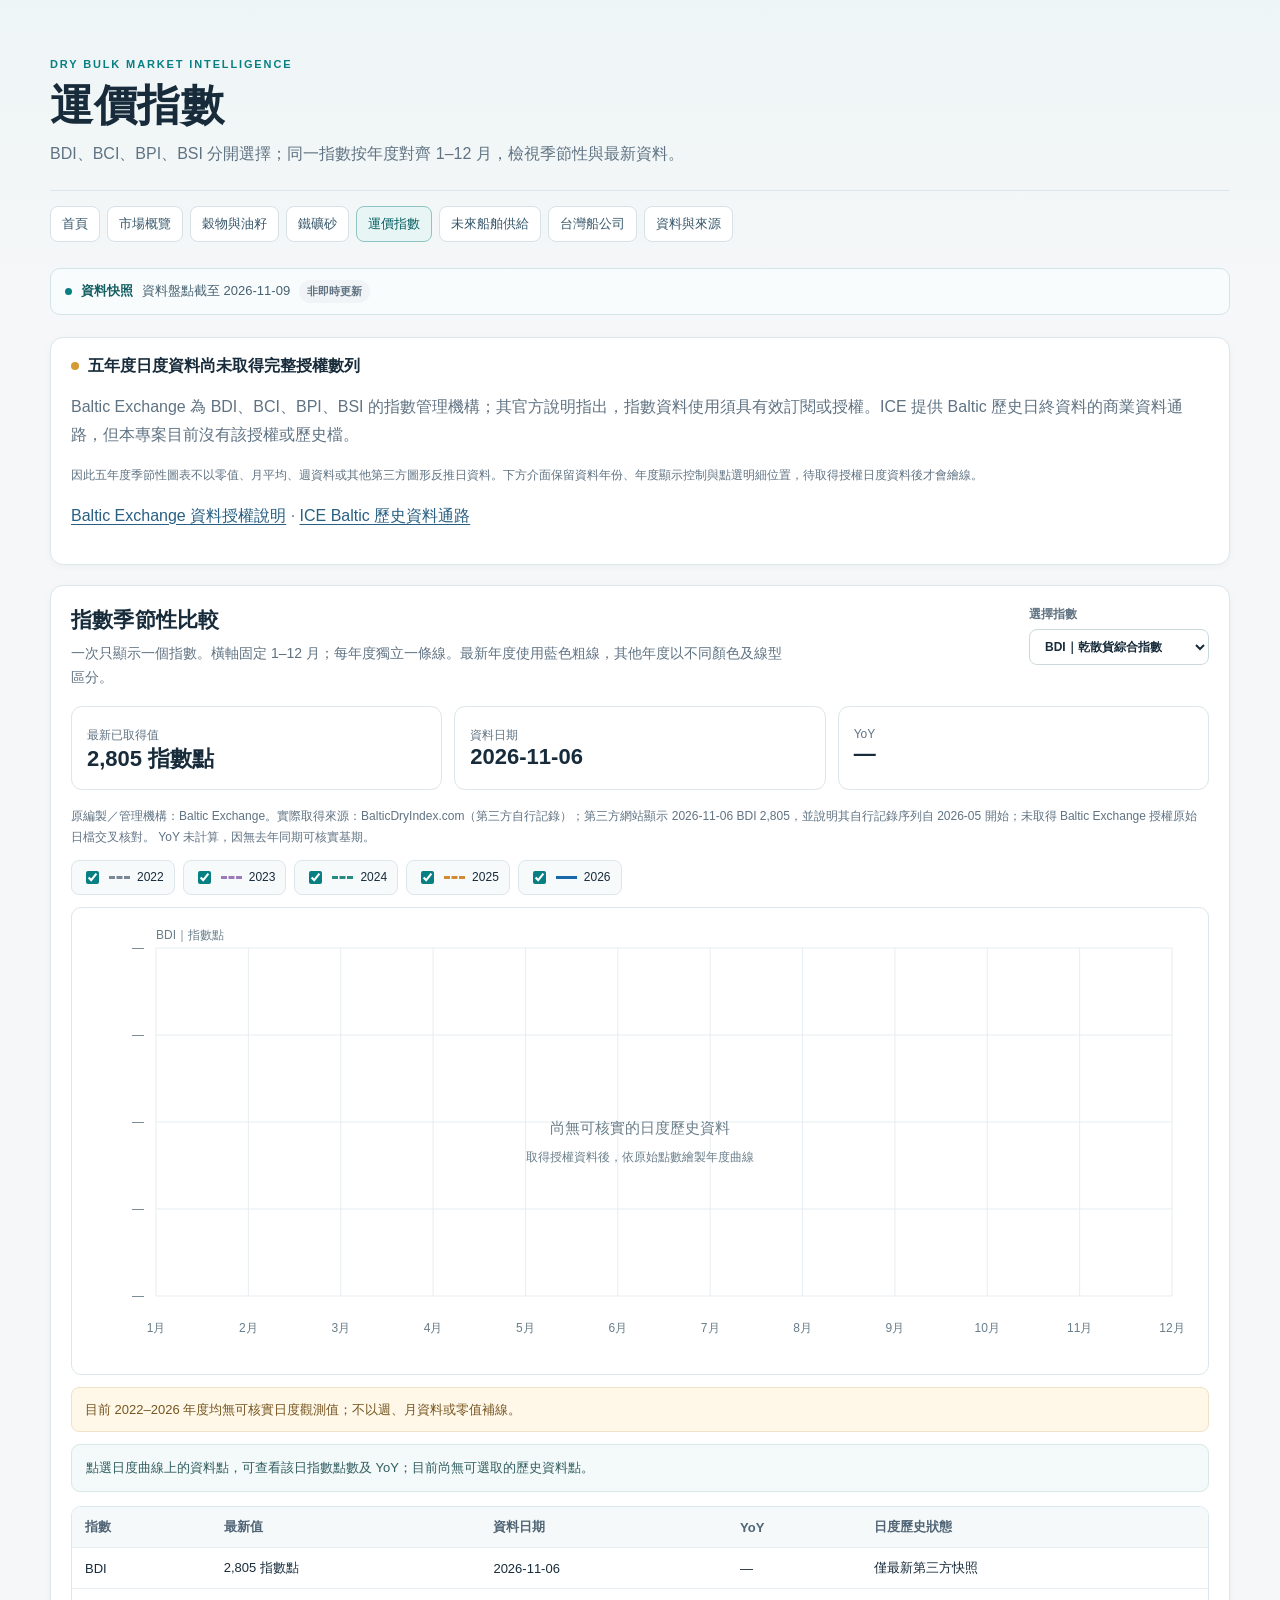
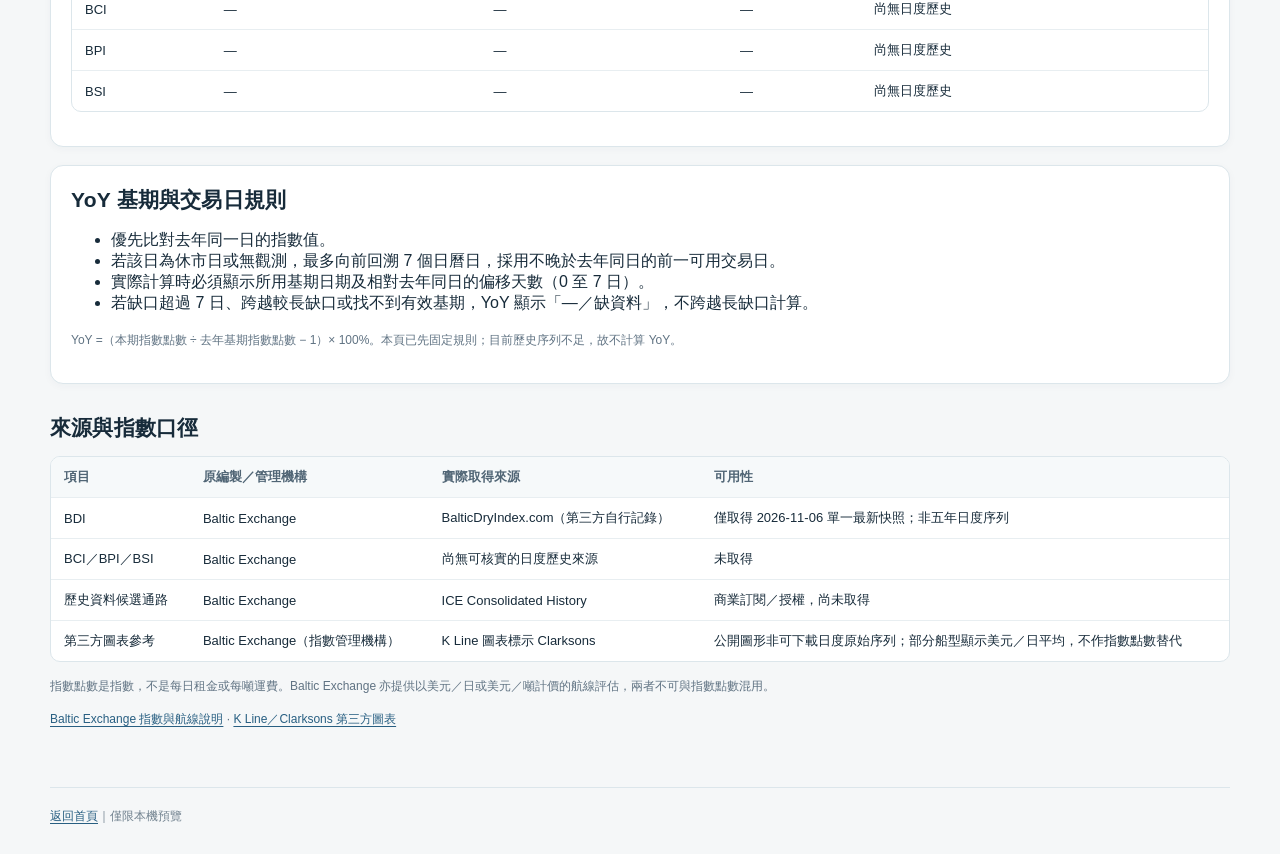
<file: pages/freight-rates.html>
<!doctype html>
<html lang="zh-Hant"><head><meta charset="utf-8"><meta name="viewport" content="width=device-width, initial-scale=1"><title>運價指數｜散裝航運市場分析</title><link rel="stylesheet" href="../assets/css/main.css"></head><body><main class="shell">
<header class="masthead"><p class="eyebrow">DRY BULK MARKET INTELLIGENCE</p><h1>運價指數</h1><p class="lede">BDI、BCI、BPI、BSI 分開選擇；同一指數按年度對齊 1–12 月，檢視季節性與最新資料。</p></header>
<nav class="site-nav" aria-label="主要頁面"><a href="../index.html">首頁</a><a href="market-overview.html">市場概覽</a><a href="grains-oilseeds.html">穀物與油籽</a><a href="iron-ore.html">鐵礦砂</a><a href="freight-rates.html" aria-current="page">運價指數</a><a href="future-fleet-supply.html">未來船舶供給</a><a href="taiwan-owners.html">台灣船公司</a><a href="data-sources.html">資料與來源</a></nav>
<div class="snapshot-strip"><span class="snapshot-mark"></span><strong>資料快照</strong><span>資料盤點截至 2026-11-09</span><span class="tag neutral">非即時更新</span></div>
<section class="notice"><div class="status-line"><span class="status-dot"></span><strong>五年度日度資料尚未取得完整授權數列</strong></div><p>Baltic Exchange 為 BDI、BCI、BPI、BSI 的指數管理機構；其官方說明指出，指數資料使用須具有效訂閱或授權。ICE 提供 Baltic 歷史日終資料的商業資料通路，但本專案目前沒有該授權或歷史檔。</p><p class="muted">因此五年度季節性圖表不以零值、月平均、週資料或其他第三方圖形反推日資料。下方介面保留資料年份、年度顯示控制與點選明細位置，待取得授權日度資料後才會繪線。</p><p><a href="https://www.balticexchange.com/en/data-services/Methodology/market-data.html" target="_blank" rel="noopener">Baltic Exchange 資料授權說明</a> · <a href="https://developer.ice.com/fixed-income-data-services/catalog/baltic-exchange" target="_blank" rel="noopener">ICE Baltic 歷史資料通路</a></p></section>
<section class="panel"><div class="section-head"><div><h2>指數季節性比較</h2><p class="section-intro">一次只顯示一個指數。橫軸固定 1–12 月；每年度獨立一條線。最新年度使用藍色粗線，其他年度以不同顏色及線型區分。</p></div><label class="control-label">選擇指數<select id="freight-index-select"><option value="BDI">BDI｜乾散貨綜合指數</option><option value="BCI">BCI｜海岬型指數</option><option value="BPI">BPI｜巴拿馬型指數</option><option value="BSI">BSI｜超靈便型指數</option></select></label></div>
<div class="kpi-row freight-kpis"><div class="kpi"><div class="label">最新已取得值</div><div class="value" id="freight-latest-value">2,805 點</div></div><div class="kpi"><div class="label">資料日期</div><div class="value" id="freight-latest-date">2026-11-06</div></div><div class="kpi"><div class="label">YoY</div><div class="value" id="freight-latest-yoy">—</div></div></div>
<p class="source-note" id="freight-latest-source">第三方來源 BalticDryIndex.com；其網站說明自行記錄始於 2026-05。未取得 Baltic Exchange 原始授權日檔核對；此值僅作第三方最新快照，不構成五年日度歷史。</p>
<div class="freight-year-toggles" id="freight-year-toggles" aria-label="顯示或隱藏年度曲線"></div>
<div class="freight-chart-frame"><svg id="freight-seasonality-chart" class="data-chart freight-chart" viewBox="0 0 1120 430" role="img" aria-label="所選運價指數五年度日度季節性比較圖，尚待歷史資料"></svg></div>
<div class="chart-status" id="freight-chart-status">目前沒有可核實的 2022–2026 日度觀測值；不繪製虛構曲線。圖表年份以最新資料年度 2026 為基準，顯示 2022–2026。</div>
<div class="detail-strip" id="freight-point-detail" aria-live="polite">點選日度曲線上的資料點，可查看日期、指數點數及 YoY。尚無歷史資料點可供選取。</div>
<div class="table-wrap"><table><thead><tr><th>指數</th><th>最新值</th><th>資料日期</th><th>YoY</th><th>日度歷史狀態</th></tr></thead><tbody id="freight-index-summary"></tbody></table></div>
</section>
<section class="panel"><h2>YoY 基期與交易日規則</h2><ul><li>優先比對去年同一日的指數值。</li><li>若該日為休市日或無觀測，最多向前回溯 7 個日曆日，採用不晚於去年同日的前一可用交易日。</li><li>實際計算時必須顯示所用基期日期及相對去年同日的偏移天數（0 至 7 日）。</li><li>若缺口超過 7 日、跨越較長缺口或找不到有效基期，YoY 顯示「—／缺資料」，不跨越長缺口計算。</li></ul><p class="source-note">YoY =（本期指數點數 ÷ 去年基期指數點數 − 1）× 100%。本頁已先固定規則；目前歷史序列不足，故不計算 YoY。</p></section>
<section class="caveats"><h2>來源與指數口徑</h2><div class="table-wrap"><table><thead><tr><th>項目</th><th>原編製／管理機構</th><th>實際取得來源</th><th>可用性</th></tr></thead><tbody><tr><td>BDI</td><td>Baltic Exchange</td><td>BalticDryIndex.com（第三方自行記錄）</td><td>僅取得 2026-11-06 單一最新快照；非五年日度序列</td></tr><tr><td>BCI／BPI／BSI</td><td>Baltic Exchange</td><td>尚無可核實的日度歷史來源</td><td>未取得</td></tr><tr><td>歷史資料候選通路</td><td>Baltic Exchange</td><td>ICE Consolidated History</td><td>商業訂閱／授權，尚未取得</td></tr><tr><td>第三方圖表參考</td><td>Baltic Exchange（指數管理機構）</td><td>K Line 圖表標示 Clarksons</td><td>公開圖形非可下載日度原始序列；部分船型顯示美元／日平均，不作指數點數替代</td></tr></tbody></table></div><p class="source-note">指數點數是指數，不是每日租金或每噸運費。Baltic Exchange 亦提供以美元／日或美元／噸計價的航線評估，兩者不可與指數點數混用。</p><p class="source-note"><a href="https://www.balticexchange.com/en/data-services/market-information0/indices.html" target="_blank" rel="noopener">Baltic Exchange 指數與航線說明</a> · <a href="https://www.kline.co.jp/en/ir/finance/shipping.html" target="_blank" rel="noopener">K Line／Clarksons 第三方圖表</a></p></section>
<footer><a href="../index.html">返回首頁</a>｜僅限本機預覽</footer></main><script src="../assets/js/freight-rates.js"></script></body></html>
</file>
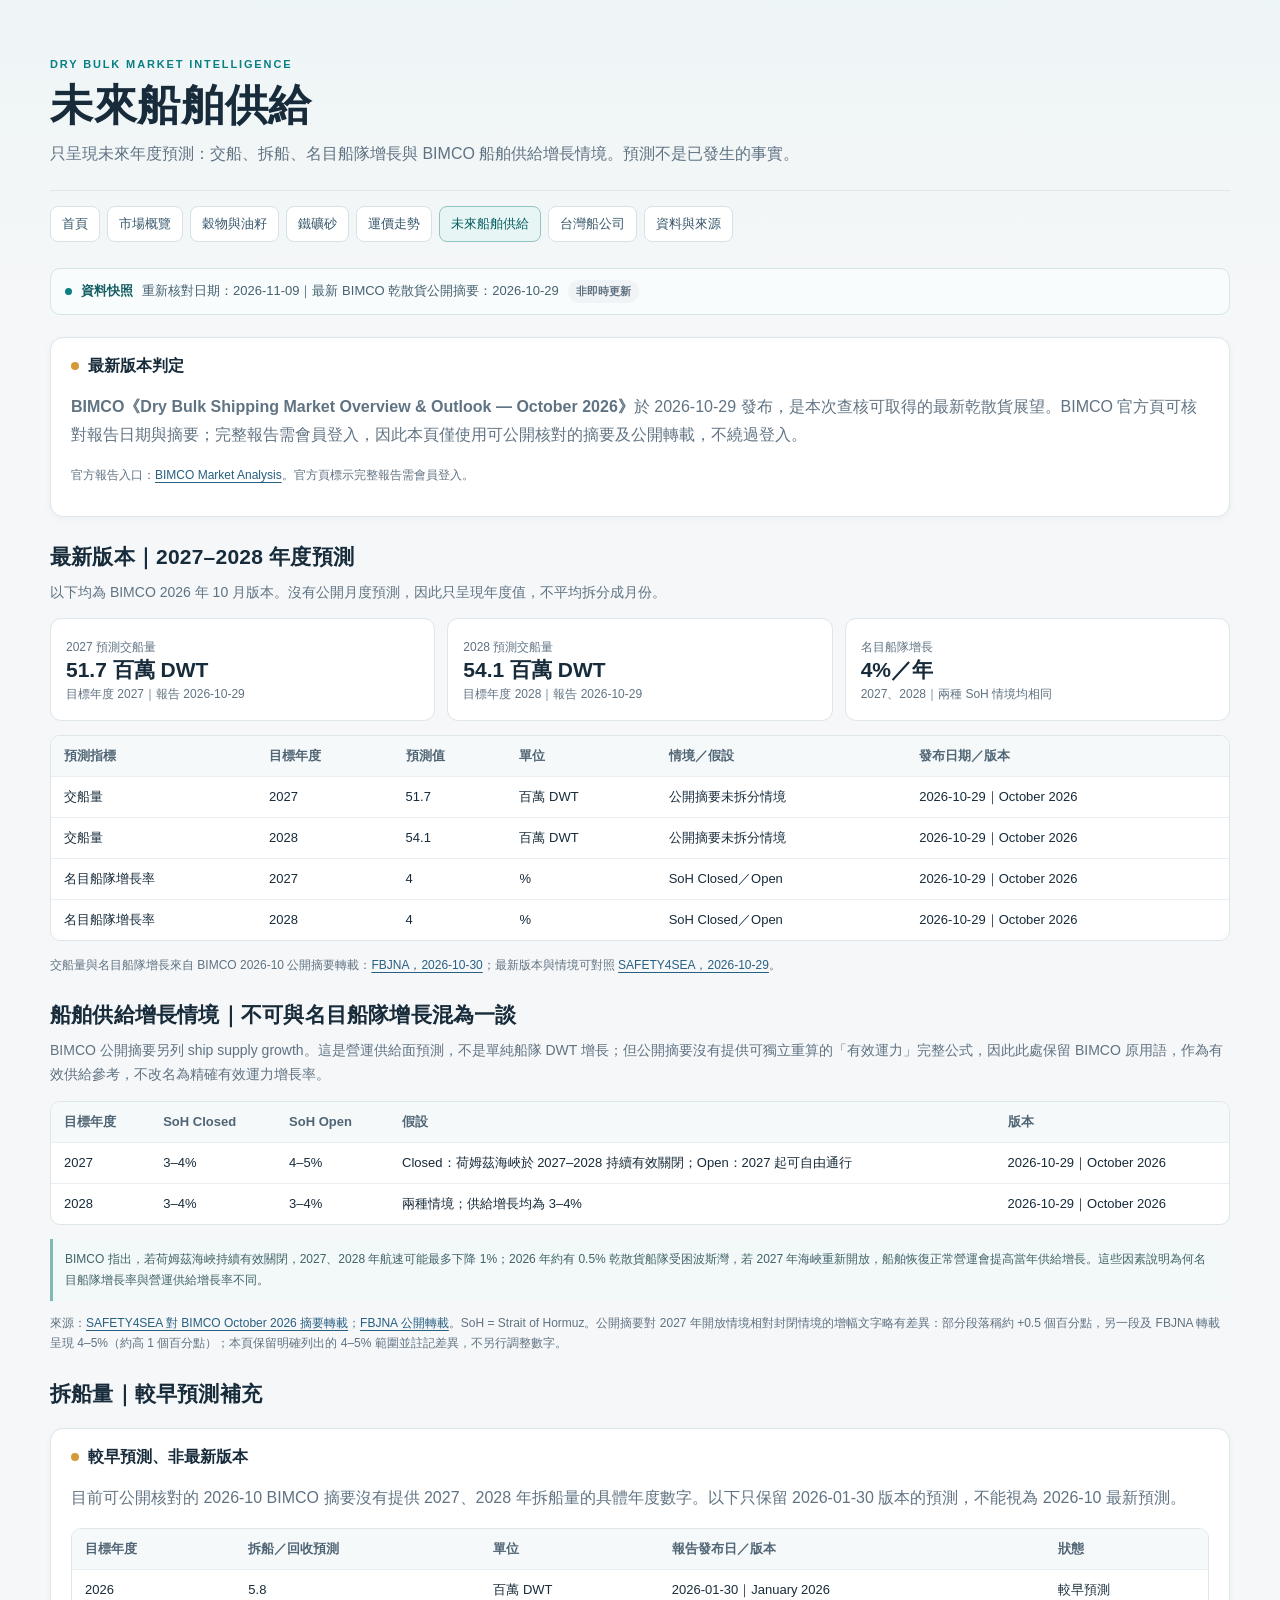
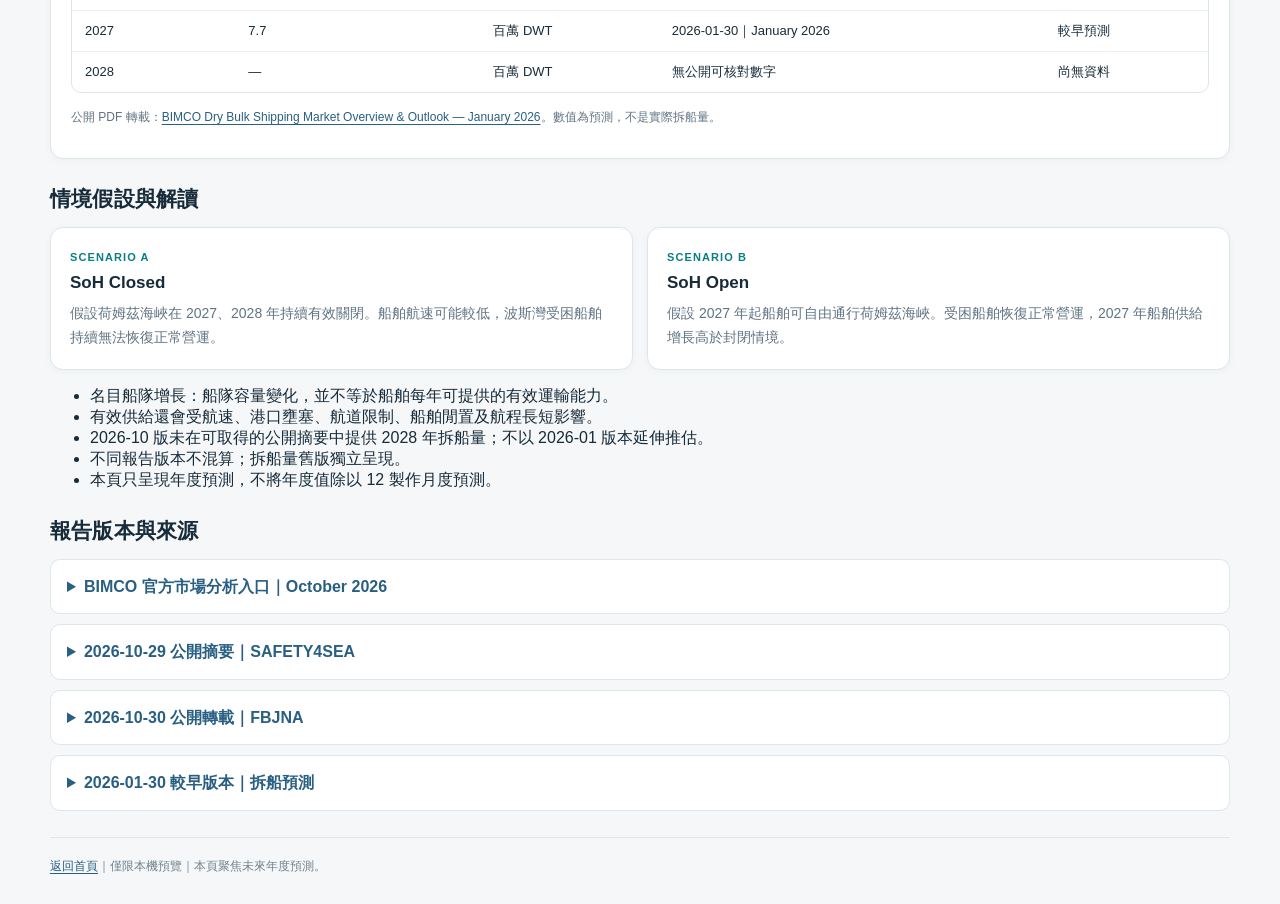
<file: pages/future-fleet-supply.html>
<!doctype html><html lang="zh-Hant"><head><meta charset="utf-8"><meta name="viewport" content="width=device-width, initial-scale=1"><meta name="description" content="BIMCO 乾散貨未來交船、拆船、名目船隊與船舶供給增長預測。"><title>未來船舶供給｜散裝航運市場分析</title><link rel="stylesheet" href="../assets/css/main.css"></head><body><main class="shell">
<header class="masthead"><p class="eyebrow">DRY BULK MARKET INTELLIGENCE</p><h1>未來船舶供給</h1><p class="lede">只呈現未來年度預測：交船、拆船、名目船隊增長與 BIMCO 船舶供給增長情境。預測不是已發生的事實。</p></header>
<nav class="site-nav" aria-label="主要頁面"><a href="../index.html">首頁</a><a href="market-overview.html">市場概覽</a><a href="grains-oilseeds.html">穀物與油籽</a><a href="iron-ore.html">鐵礦砂</a><a href="freight-rates.html">運價走勢</a><a href="future-fleet-supply.html" aria-current="page">未來船舶供給</a><a href="taiwan-owners.html">台灣船公司</a><a href="data-sources.html">資料與來源</a></nav>
<div class="snapshot-strip"><span class="snapshot-mark"></span><strong>資料快照</strong><span>重新核對日期：2026-11-09｜最新 BIMCO 乾散貨公開摘要：2026-10-29</span><span class="tag neutral">非即時更新</span></div>
<section class="notice"><div class="status-line"><span class="status-dot"></span><strong>最新版本判定</strong></div><p><strong>BIMCO《Dry Bulk Shipping Market Overview & Outlook — October 2026》</strong>於 2026-10-29 發布，是本次查核可取得的最新乾散貨展望。BIMCO 官方頁可核對報告日期與摘要；完整報告需會員登入，因此本頁僅使用可公開核對的摘要及公開轉載，不繞過登入。</p><p class="source-note">官方報告入口：<a href="https://www.bimco.org/news-insights/market-analysis" target="_blank" rel="noopener">BIMCO Market Analysis</a>。官方頁標示完整報告需會員登入。</p></section>
<section><h2>最新版本｜2027–2028 年度預測</h2><p class="section-intro">以下均為 BIMCO 2026 年 10 月版本。沒有公開月度預測，因此只呈現年度值，不平均拆分成月份。</p>
<div class="kpi-row"><div class="kpi"><div class="label">2027 預測交船量</div><div class="value">51.7 百萬 DWT</div><div class="source-note">目標年度 2027｜報告 2026-10-29</div></div><div class="kpi"><div class="label">2028 預測交船量</div><div class="value">54.1 百萬 DWT</div><div class="source-note">目標年度 2028｜報告 2026-10-29</div></div><div class="kpi"><div class="label">名目船隊增長</div><div class="value">4%／年</div><div class="source-note">2027、2028｜兩種 SoH 情境均相同</div></div></div>
<div class="table-wrap"><table><thead><tr><th>預測指標</th><th>目標年度</th><th>預測值</th><th>單位</th><th>情境／假設</th><th>發布日期／版本</th></tr></thead><tbody>
<tr><td>交船量</td><td>2027</td><td>51.7</td><td>百萬 DWT</td><td>公開摘要未拆分情境</td><td>2026-10-29｜October 2026</td></tr><tr><td>交船量</td><td>2028</td><td>54.1</td><td>百萬 DWT</td><td>公開摘要未拆分情境</td><td>2026-10-29｜October 2026</td></tr><tr><td>名目船隊增長率</td><td>2027</td><td>4</td><td>%</td><td>SoH Closed／Open</td><td>2026-10-29｜October 2026</td></tr><tr><td>名目船隊增長率</td><td>2028</td><td>4</td><td>%</td><td>SoH Closed／Open</td><td>2026-10-29｜October 2026</td></tr></tbody></table></div>
<p class="source-note">交船量與名目船隊增長來自 BIMCO 2026-10 公開摘要轉載：<a href="https://www.fbjna.com/bulker-supply-to-outpace-demand-bimco/" target="_blank" rel="noopener">FBJNA，2026-10-30</a>；最新版本與情境可對照 <a href="https://safety4sea.com/bimco-geopolitical-risks-and-fleet-growth-to-weigh-on-dry-bulk-market/" target="_blank" rel="noopener">SAFETY4SEA，2026-10-29</a>。</p></section>
<section><h2>船舶供給增長情境｜不可與名目船隊增長混為一談</h2><p class="section-intro">BIMCO 公開摘要另列 ship supply growth。這是營運供給面預測，不是單純船隊 DWT 增長；但公開摘要沒有提供可獨立重算的「有效運力」完整公式，因此此處保留 BIMCO 原用語，作為有效供給參考，不改名為精確有效運力增長率。</p>
<div class="table-wrap"><table><thead><tr><th>目標年度</th><th>SoH Closed</th><th>SoH Open</th><th>假設</th><th>版本</th></tr></thead><tbody><tr><td>2027</td><td>3–4%</td><td>4–5%</td><td>Closed：荷姆茲海峽於 2027–2028 持續有效關閉；Open：2027 起可自由通行</td><td>2026-10-29｜October 2026</td></tr><tr><td>2028</td><td>3–4%</td><td>3–4%</td><td>兩種情境；供給增長均為 3–4%</td><td>2026-10-29｜October 2026</td></tr></tbody></table></div>
<div class="callout">BIMCO 指出，若荷姆茲海峽持續有效關閉，2027、2028 年航速可能最多下降 1%；2026 年約有 0.5% 乾散貨船隊受困波斯灣，若 2027 年海峽重新開放，船舶恢復正常營運會提高當年供給增長。這些因素說明為何名目船隊增長率與營運供給增長率不同。</div>
<p class="source-note">來源：<a href="https://safety4sea.com/bimco-geopolitical-risks-and-fleet-growth-to-weigh-on-dry-bulk-market/" target="_blank" rel="noopener">SAFETY4SEA 對 BIMCO October 2026 摘要轉載</a>；<a href="https://www.fbjna.com/bulker-supply-to-outpace-demand-bimco/" target="_blank" rel="noopener">FBJNA 公開轉載</a>。SoH = Strait of Hormuz。公開摘要對 2027 年開放情境相對封閉情境的增幅文字略有差異：部分段落稱約 +0.5 個百分點，另一段及 FBJNA 轉載呈現 4–5%（約高 1 個百分點）；本頁保留明確列出的 4–5% 範圍並註記差異，不另行調整數字。</p></section>
<section><h2>拆船量｜較早預測補充</h2><div class="notice"><div class="status-line"><span class="status-dot"></span><strong>較早預測、非最新版本</strong></div><p>目前可公開核對的 2026-10 BIMCO 摘要沒有提供 2027、2028 年拆船量的具體年度數字。以下只保留 2026-01-30 版本的預測，不能視為 2026-10 最新預測。</p><div class="table-wrap"><table><thead><tr><th>目標年度</th><th>拆船／回收預測</th><th>單位</th><th>報告發布日／版本</th><th>狀態</th></tr></thead><tbody><tr><td>2026</td><td>5.8</td><td>百萬 DWT</td><td>2026-01-30｜January 2026</td><td>較早預測</td></tr><tr><td>2027</td><td>7.7</td><td>百萬 DWT</td><td>2026-01-30｜January 2026</td><td>較早預測</td></tr><tr><td>2028</td><td>—</td><td>百萬 DWT</td><td>無公開可核對數字</td><td>尚無資料</td></tr></tbody></table></div><p class="source-note">公開 PDF 轉載：<a href="https://cyprusshippingnews.com/wp-content/uploads/2026/01/Dry-Bulk-Shipping-Market-Overview-Outlook-January-2026.pdf" target="_blank" rel="noopener">BIMCO Dry Bulk Shipping Market Overview & Outlook — January 2026</a>。數值為預測，不是實際拆船量。</p></div></section>
<section><h2>情境假設與解讀</h2><div class="logic-grid"><article><span>SCENARIO A</span><h3>SoH Closed</h3><p>假設荷姆茲海峽在 2027、2028 年持續有效關閉。船舶航速可能較低，波斯灣受困船舶持續無法恢復正常營運。</p></article><article><span>SCENARIO B</span><h3>SoH Open</h3><p>假設 2027 年起船舶可自由通行荷姆茲海峽。受困船舶恢復正常營運，2027 年船舶供給增長高於封閉情境。</p></article></div><ul><li>名目船隊增長：船隊容量變化，並不等於船舶每年可提供的有效運輸能力。</li><li>有效供給還會受航速、港口壅塞、航道限制、船舶閒置及航程長短影響。</li><li>2026-10 版未在可取得的公開摘要中提供 2028 年拆船量；不以 2026-01 版本延伸推估。</li><li>不同報告版本不混算；拆船量舊版獨立呈現。</li><li>本頁只呈現年度預測，不將年度值除以 12 製作月度預測。</li></ul></section>
<section><h2>報告版本與來源</h2><details class="owner-detail"><summary>BIMCO 官方市場分析入口｜October 2026</summary><p>官方頁標示 2026-10-29「Dry Bulk – October 2026」，完整報告需會員登入；本頁採可公開核對摘要與公開轉載。</p><a href="https://www.bimco.org/news-insights/market-analysis" target="_blank" rel="noopener">BIMCO Market Analysis</a></details><details class="owner-detail"><summary>2026-10-29 公開摘要｜SAFETY4SEA</summary><p>提供 SoH Closed／Open 假設、船隊增長、船舶供給增長、航速及波斯灣受困船隊的公開摘要。</p><a href="https://safety4sea.com/bimco-geopolitical-risks-and-fleet-growth-to-weigh-on-dry-bulk-market/" target="_blank" rel="noopener">閱讀公開摘要</a></details><details class="owner-detail"><summary>2026-10-30 公開轉載｜FBJNA</summary><p>提供 2027、2028 交船量及船隊增長數字。</p><a href="https://www.fbjna.com/bulker-supply-to-outpace-demand-bimco/" target="_blank" rel="noopener">閱讀公開轉載</a></details><details class="owner-detail"><summary>2026-01-30 較早版本｜拆船預測</summary><p>僅供版本追溯：2026 年 5.8 百萬 DWT、2027 年 7.7 百萬 DWT。標示為較早預測、非最新版本。</p><a href="https://cyprusshippingnews.com/wp-content/uploads/2026/01/Dry-Bulk-Shipping-Market-Overview-Outlook-January-2026.pdf" target="_blank" rel="noopener">開啟 January 2026 公開 PDF</a></details></section>
<footer><a href="../index.html">返回首頁</a>｜僅限本機預覽｜本頁聚焦未來年度預測。</footer></main></body></html>
</file>
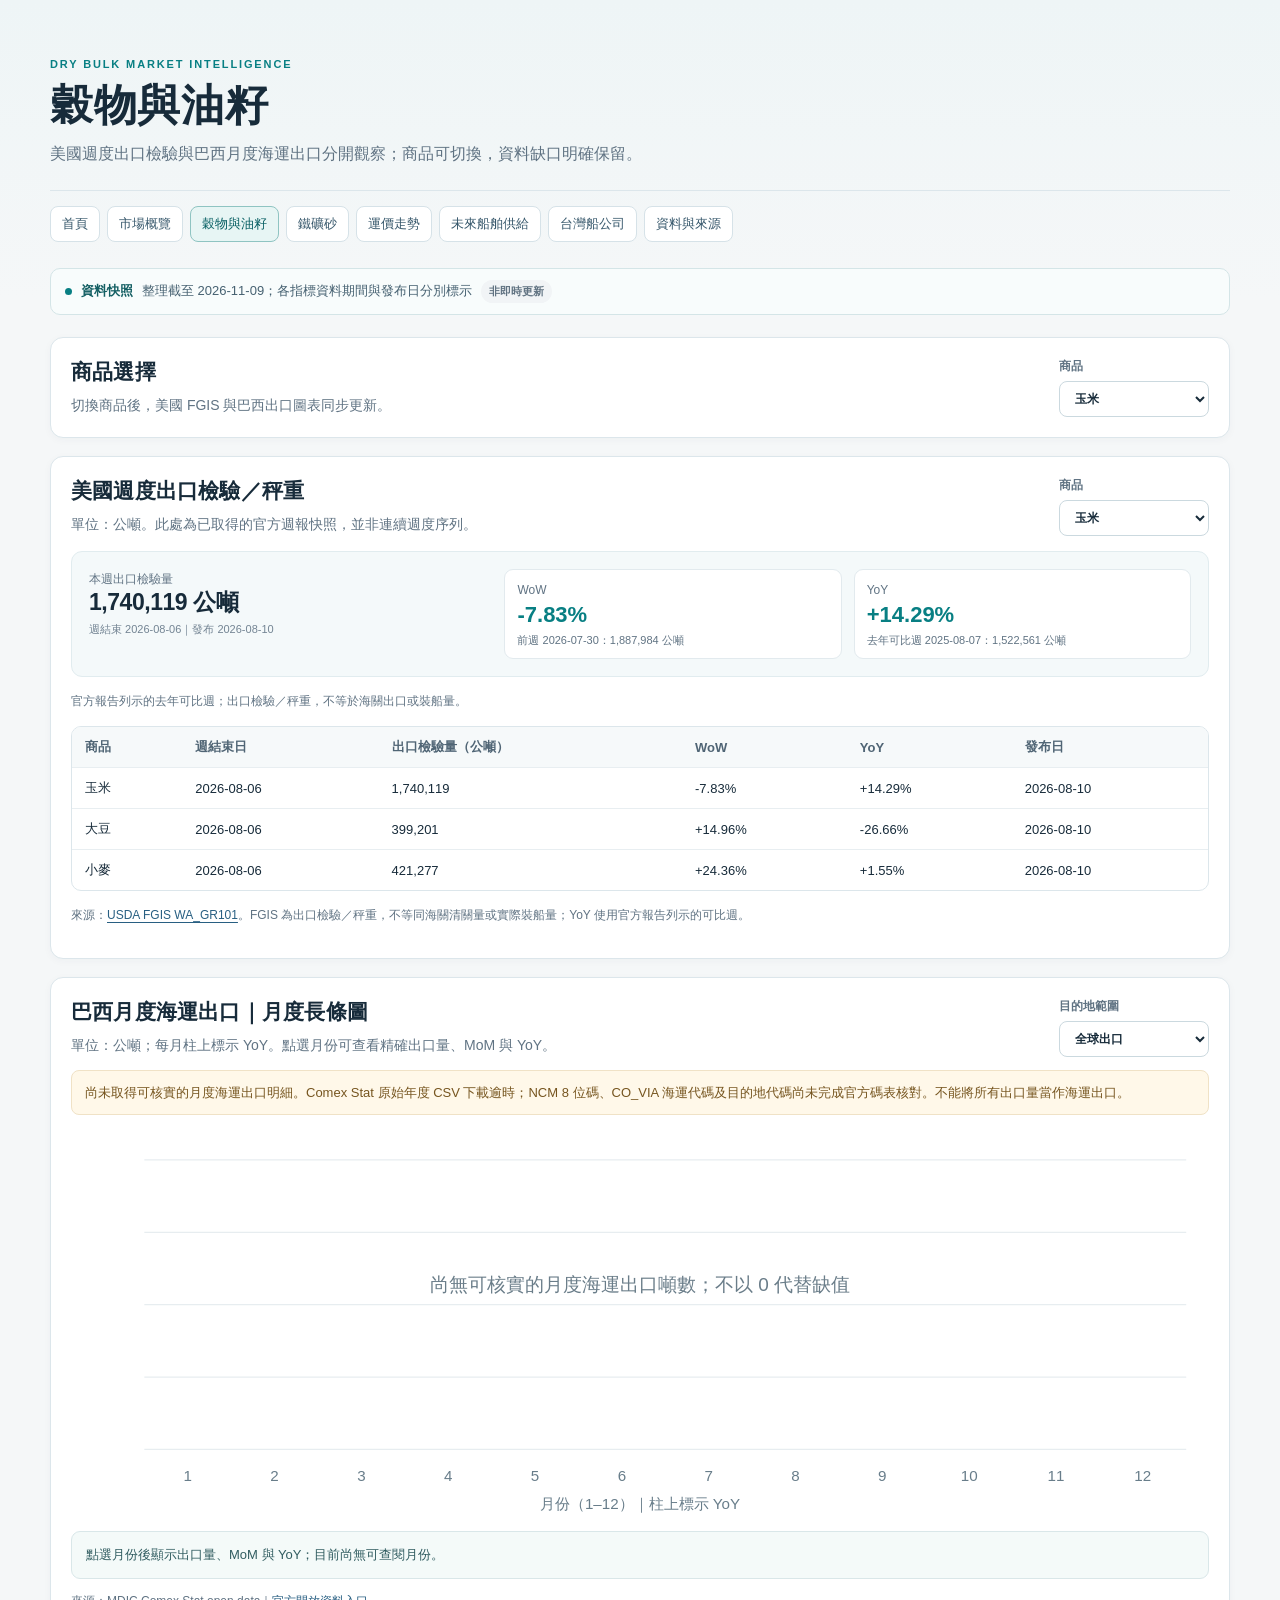
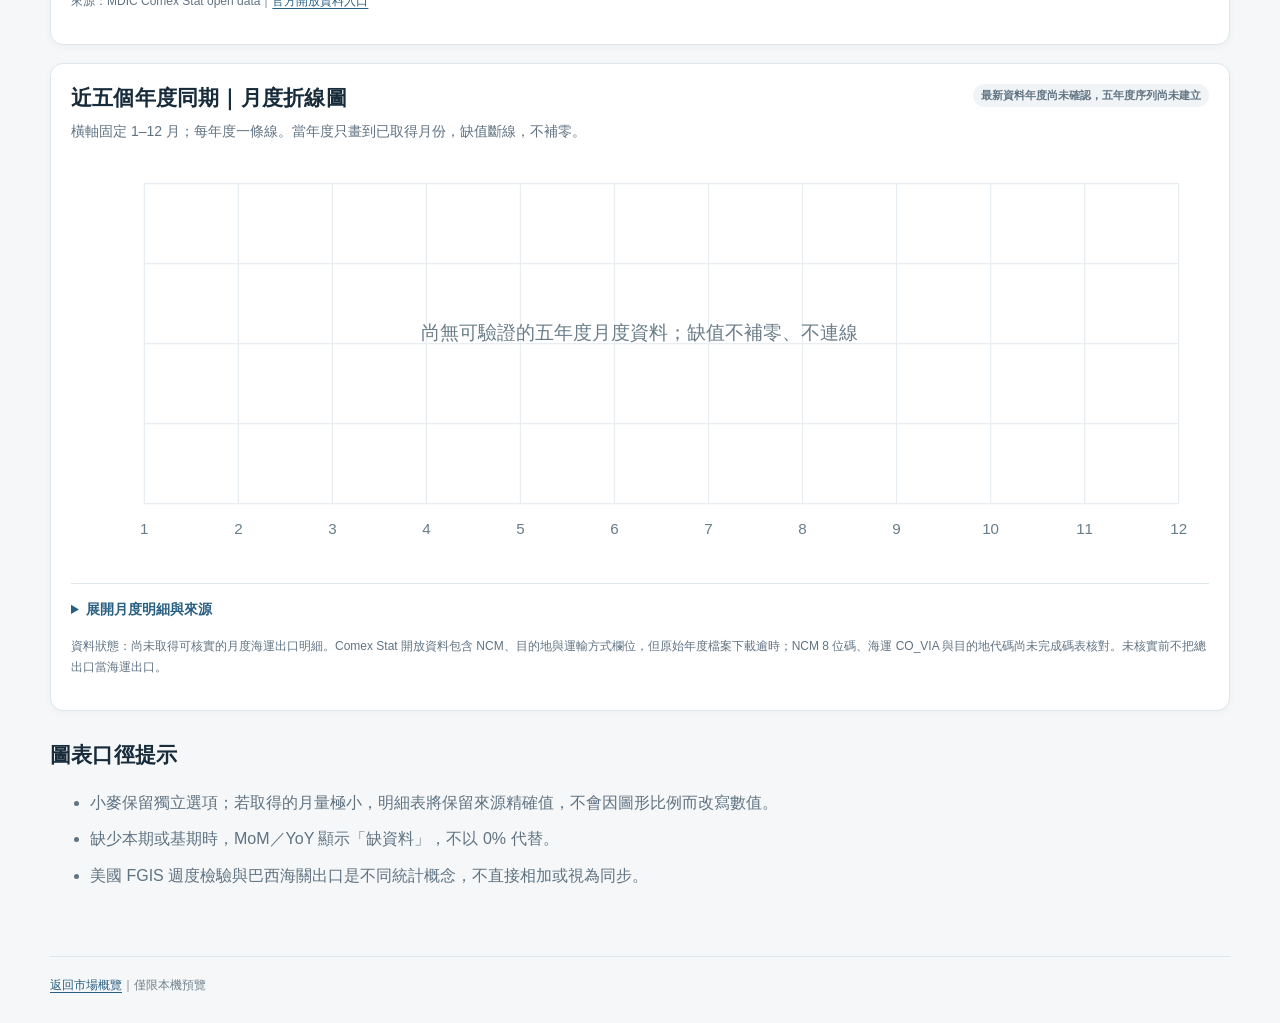
<file: pages/grains-oilseeds.html>
<!doctype html><html lang="zh-Hant"><head><meta charset="utf-8"><meta name="viewport" content="width=device-width, initial-scale=1"><title>穀物與油籽｜散裝航運市場分析</title><link rel="stylesheet" href="../assets/css/main.css"><script defer src="../assets/js/commodity-charts.js"></script></head><body><main class="shell" id="commodity-dashboard"><header class="masthead"><p class="eyebrow">DRY BULK MARKET INTELLIGENCE</p><h1>穀物與油籽</h1><p class="lede">美國週度出口檢驗與巴西月度海運出口分開觀察；商品可切換，資料缺口明確保留。</p></header><nav class="site-nav" aria-label="主要頁面"><a href="../index.html">首頁</a><a href="market-overview.html">市場概覽</a><a href="grains-oilseeds.html" aria-current="page">穀物與油籽</a><a href="iron-ore.html">鐵礦砂</a><a href="freight-rates.html">運價走勢</a><a href="future-fleet-supply.html">未來船舶供給</a><a href="taiwan-owners.html">台灣船公司</a><a href="data-sources.html">資料與來源</a></nav><div class="snapshot-strip"><span class="snapshot-mark"></span><strong>資料快照</strong><span>整理截至 2026-11-09；各指標資料期間與發布日分別標示</span><span class="tag neutral">非即時更新</span></div>
<section class="panel"><div class="section-head"><div><h2>商品選擇</h2><p class="section-intro">切換商品後，美國 FGIS 與巴西出口圖表同步更新。</p></div><label class="control-label">商品<select id="grain-product"><option value="corn">玉米</option><option value="soybeans">大豆</option><option value="wheat">小麥</option></select></label></div></section>
<section class="panel"><div class="section-head"><div><h2>美國週度出口檢驗／秤重</h2><p class="section-intro">單位：公噸。此處為已取得的官方週報快照，並非連續週度序列。</p></div><label class="control-label">商品<select id="fgis-product"><option value="corn">玉米</option><option value="soybeans">大豆</option><option value="wheat">小麥</option></select></label></div><div class="fgis-highlight"><div><span class="metric-label">本週出口檢驗量</span><div class="metric-value" id="fgis-value">—</div><div class="metric-meta" id="fgis-period">—</div></div><div class="fgis-stats"><div><span class="metric-label">WoW</span><strong id="fgis-wow">—</strong><small id="fgis-previous">—</small></div><div><span class="metric-label">YoY</span><strong id="fgis-yoy">—</strong><small id="fgis-prior-year">—</small></div></div></div><p class="muted" id="fgis-notes"></p><div class="table-wrap"><table><thead><tr><th>商品</th><th>週結束日</th><th>出口檢驗量（公噸）</th><th>WoW</th><th>YoY</th><th>發布日</th></tr></thead><tbody id="fgis-table-body"></tbody></table></div><p class="source-note">來源：<a id="fgis-source" href="https://www.ams.usda.gov/mnreports/wa_gr101.txt" target="_blank" rel="noopener">USDA FGIS WA_GR101</a>。FGIS 為出口檢驗／秤重，不等同海關清關量或實際裝船量；YoY 使用官方報告列示的可比週。</p></section>
<section class="panel"><div class="section-head"><div><h2>巴西月度海運出口｜月度長條圖</h2><p class="section-intro">單位：公噸；每月柱上標示 YoY。點選月份可查看精確出口量、MoM 與 YoY。</p></div><label class="control-label">目的地範圍<select id="grain-route"><option value="global">全球出口</option><option value="china">運往中國</option></select></label></div><div class="chart-status" id="brazil-chart-status">讀取資料中…</div><svg id="brazil-monthly-chart" class="data-chart" role="img" aria-label="巴西月度海運出口長條圖"></svg><div class="detail-strip" id="brazil-detail" aria-live="polite">點選月份後顯示出口量、MoM 與 YoY；目前尚無可查閱月份。</div><p class="source-note">來源：<span id="brazil-source-name">MDIC Comex Stat</span>｜<a id="brazil-source-link" href="https://www.gov.br/mdic/pt-br/assuntos/comercio-exterior/estatisticas/base-de-dados-bruta" target="_blank" rel="noopener">官方開放資料入口</a></p></section>
<section class="panel"><div class="section-head"><div><h2>近五個年度同期｜月度折線圖</h2><p class="section-intro">橫軸固定 1–12 月；每年度一條線。當年度只畫到已取得月份，缺值斷線，不補零。</p></div><span class="tag neutral" id="brazil-year-label">最新資料年度尚未確認</span></div><svg id="brazil-fiveyear-chart" class="data-chart tall" role="img" aria-label="巴西近五年度月度出口同期折線圖"></svg><details class="detail-table"><summary>展開月度明細與來源</summary><div class="table-wrap"><table><thead><tr><th>年度</th><th>月份</th><th>出口量（公噸）</th><th>MoM</th><th>YoY</th><th>來源／期間</th></tr></thead><tbody id="brazil-detail-table"><tr><td colspan="6">尚無資料</td></tr></tbody></table></div><p class="muted">當資料可用時，點選折線上的年度／月份或長條圖月份，即可在圖表下方檢視該點的量與增減率。</p></details><p class="muted">資料狀態：尚未取得可核實的月度海運出口明細。Comex Stat 開放資料包含 NCM、目的地與運輸方式欄位，但原始年度檔案下載逾時；NCM 8 位碼、海運 CO_VIA 與目的地代碼尚未完成碼表核對。未核實前不把總出口當海運出口。</p></section>
<section class="caveats"><h2>圖表口徑提示</h2><ul><li>小麥保留獨立選項；若取得的月量極小，明細表將保留來源精確值，不會因圖形比例而改寫數值。</li><li>缺少本期或基期時，MoM／YoY 顯示「缺資料」，不以 0% 代替。</li><li>美國 FGIS 週度檢驗與巴西海關出口是不同統計概念，不直接相加或視為同步。</li></ul></section><footer><a href="../index.html">返回市場概覽</a>｜僅限本機預覽</footer></main></body></html>
</file>
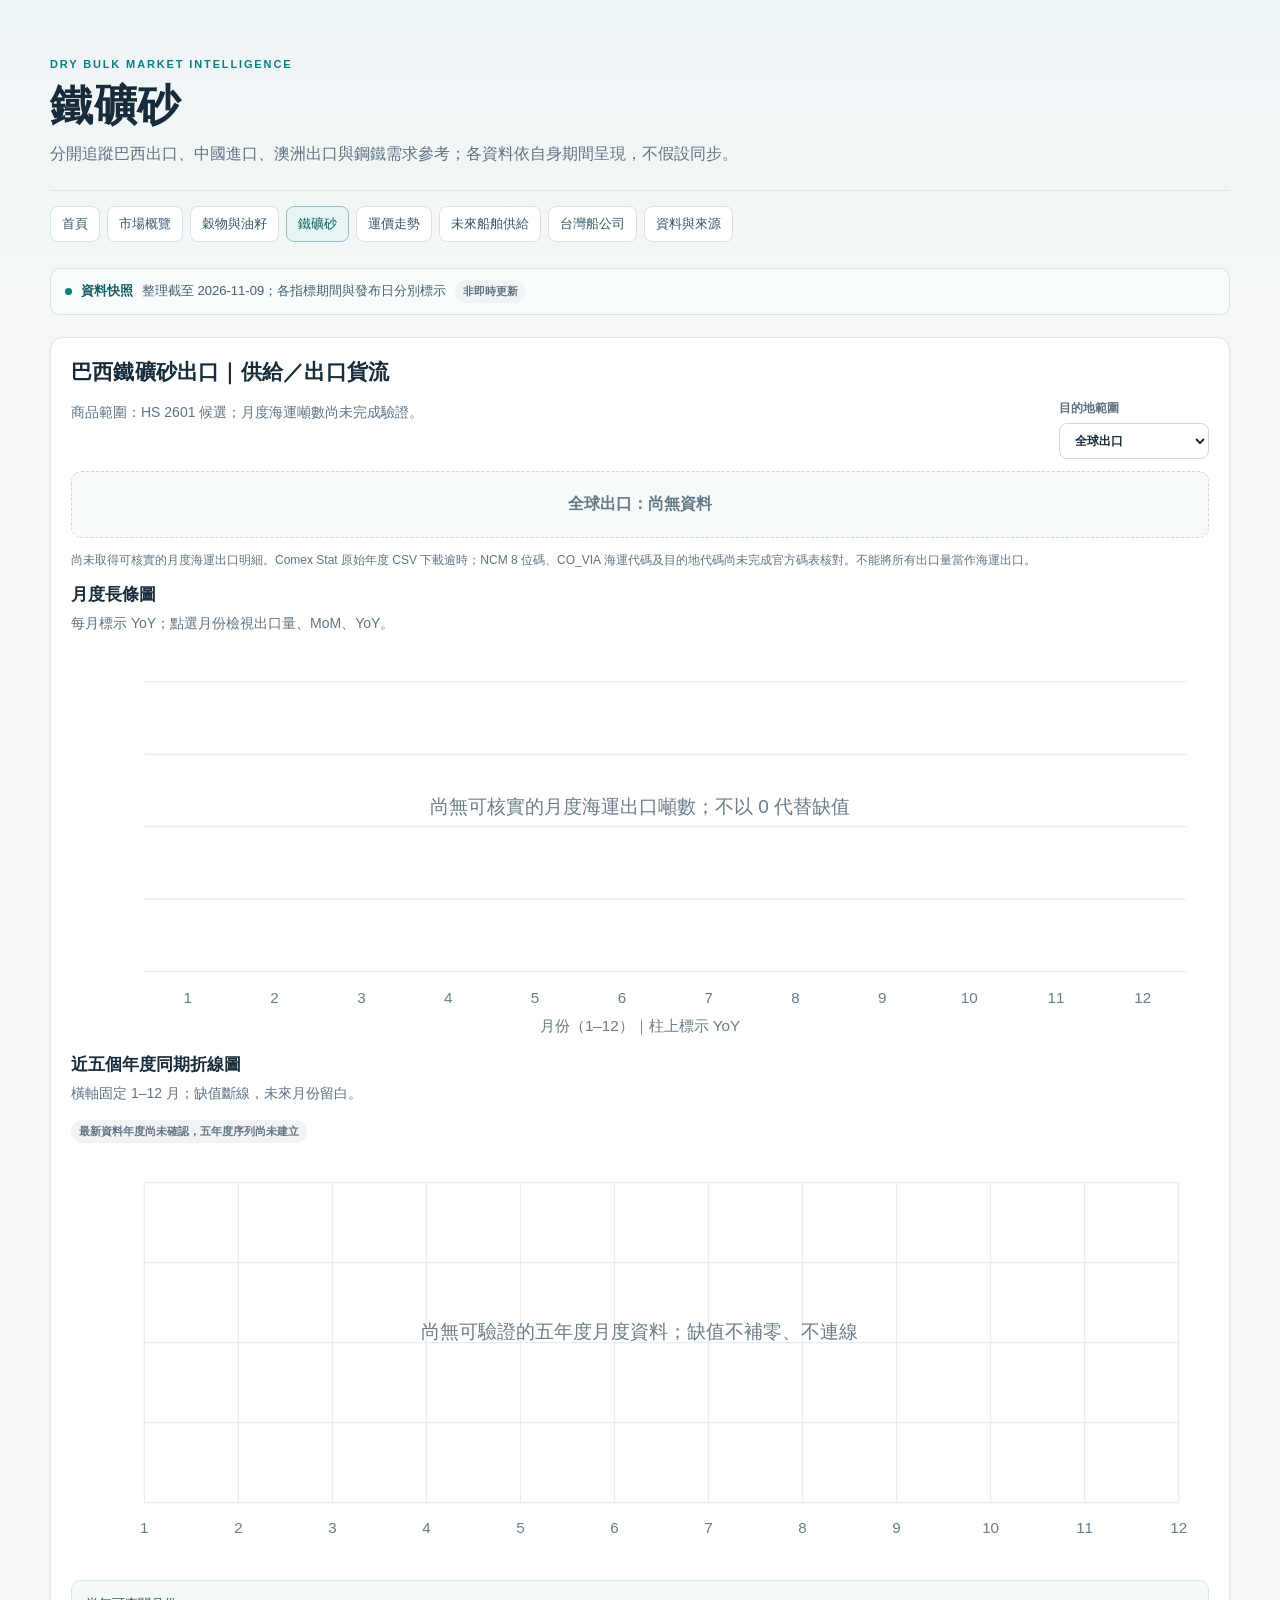
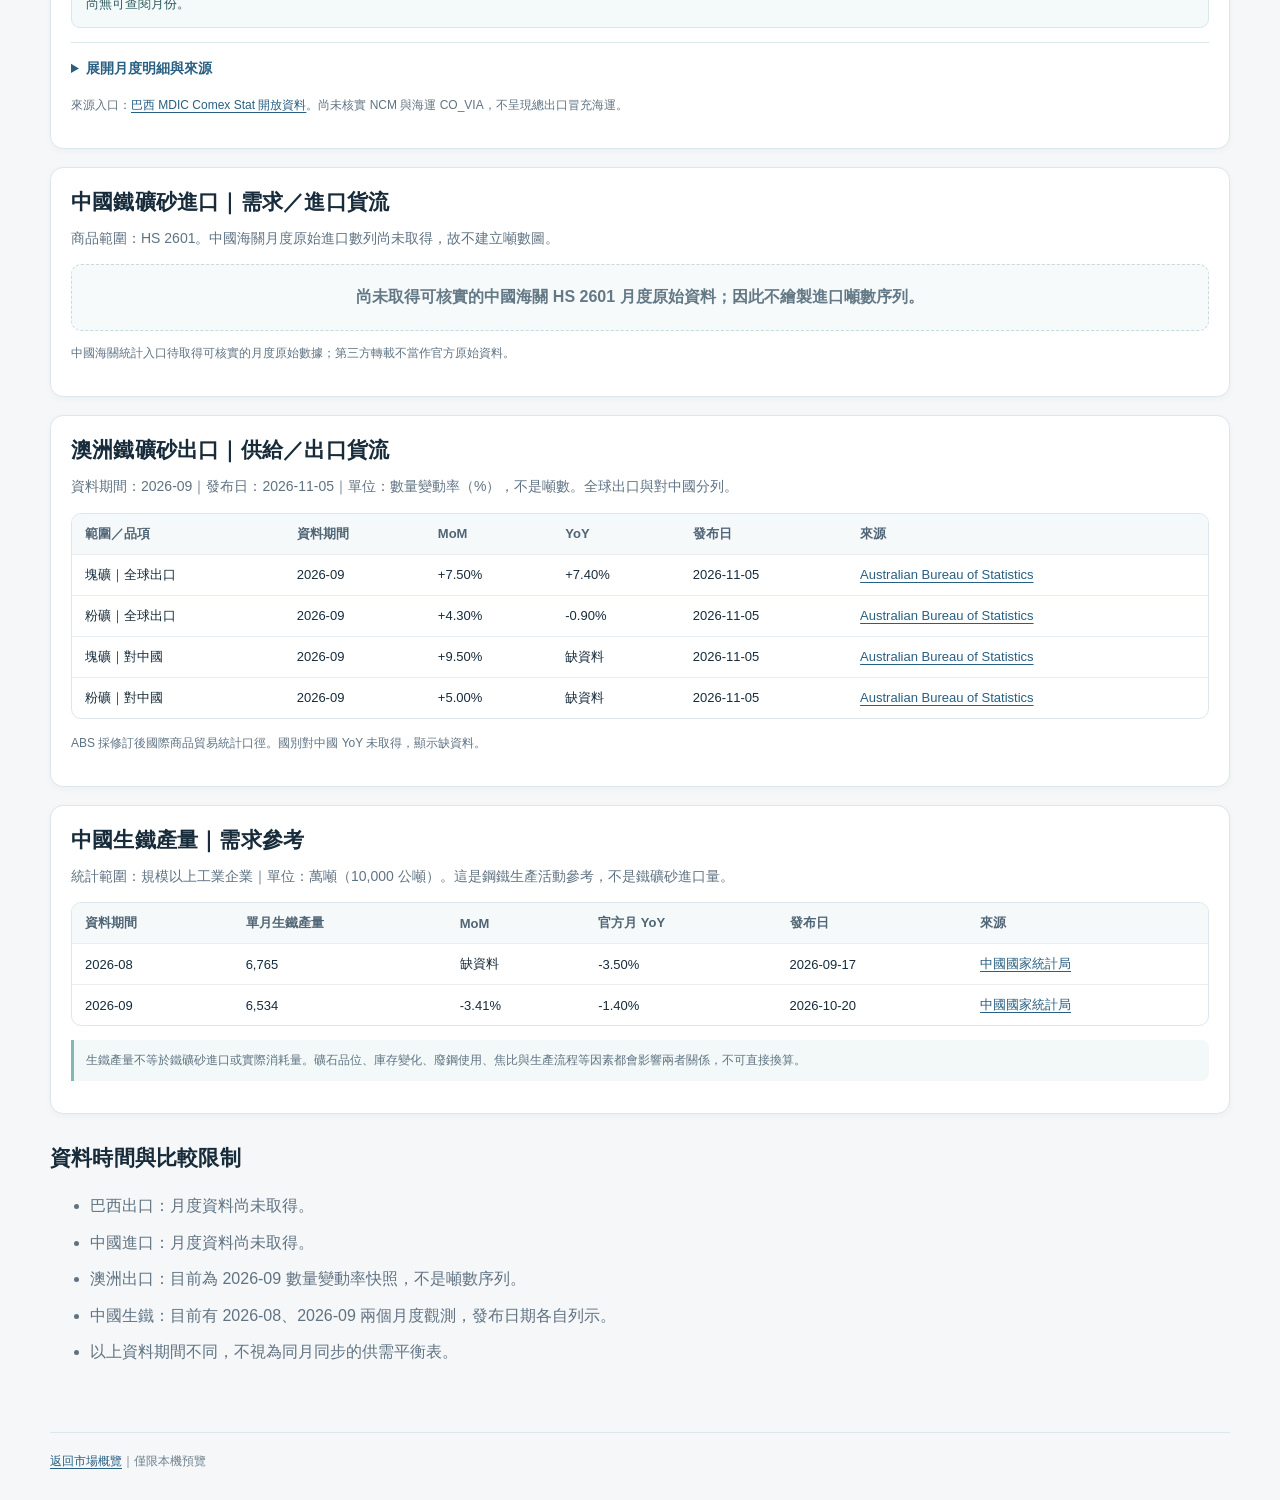
<file: pages/iron-ore.html>
<!doctype html><html lang="zh-Hant"><head><meta charset="utf-8"><meta name="viewport" content="width=device-width, initial-scale=1"><title>鐵礦砂｜散裝航運市場分析</title><link rel="stylesheet" href="../assets/css/main.css"><script defer src="../assets/js/commodity-charts.js"></script></head><body><main class="shell" id="commodity-dashboard"><header class="masthead"><p class="eyebrow">DRY BULK MARKET INTELLIGENCE</p><h1>鐵礦砂</h1><p class="lede">分開追蹤巴西出口、中國進口、澳洲出口與鋼鐵需求參考；各資料依自身期間呈現，不假設同步。</p></header><nav class="site-nav" aria-label="主要頁面"><a href="../index.html">首頁</a><a href="market-overview.html">市場概覽</a><a href="grains-oilseeds.html">穀物與油籽</a><a href="iron-ore.html" aria-current="page">鐵礦砂</a><a href="freight-rates.html">運價走勢</a><a href="future-fleet-supply.html">未來船舶供給</a><a href="taiwan-owners.html">台灣船公司</a><a href="data-sources.html">資料與來源</a></nav><div class="snapshot-strip"><span class="snapshot-mark"></span><strong>資料快照</strong><span>整理截至 2026-11-09；各指標期間與發布日分別標示</span><span class="tag neutral">非即時更新</span></div>
<section class="panel"><h2>巴西鐵礦砂出口｜供給／出口貨流</h2><div class="section-head"><p class="section-intro">商品範圍：HS 2601 候選；月度海運噸數尚未完成驗證。</p><label class="control-label">目的地範圍<select id="iron-brazil-scope"><option value="global">全球出口</option><option value="china">運往中國</option></select></label></div><div class="empty-state" id="iron-brazil-state">全球出口：尚無資料</div><p class="muted" id="iron-brazil-status">資料缺口說明載入中…</p>
<h3>月度長條圖</h3><p class="section-intro">每月標示 YoY；點選月份檢視出口量、MoM、YoY。</p><svg id="iron-brazil-monthly-chart" class="data-chart" role="img" aria-label="巴西鐵礦砂月度出口長條圖"></svg>
<h3>近五個年度同期折線圖</h3><p class="section-intro">橫軸固定 1–12 月；缺值斷線，未來月份留白。</p><div class="tag neutral" id="iron-brazil-years">最新資料年度尚未確認</div><svg id="iron-brazil-fiveyear-chart" class="data-chart tall" role="img" aria-label="巴西鐵礦砂近五年度同期折線圖"></svg><div class="detail-strip" id="iron-brazil-detail" aria-live="polite">尚無可查閱月份。</div><details class="detail-table"><summary>展開月度明細與來源</summary><div class="table-wrap"><table><thead><tr><th>年度</th><th>月份</th><th>出口量（公噸）</th><th>MoM</th><th>YoY</th><th>來源／期間</th></tr></thead><tbody id="iron-brazil-rows"><tr><td colspan="6">尚無資料</td></tr></tbody></table></div></details><p class="source-note">來源入口：<a href="https://www.gov.br/mdic/pt-br/assuntos/comercio-exterior/estatisticas/base-de-dados-bruta" target="_blank" rel="noopener">巴西 MDIC Comex Stat 開放資料</a>。尚未核實 NCM 與海運 CO_VIA，不呈現總出口冒充海運。</p></section>
<section class="panel"><h2>中國鐵礦砂進口｜需求／進口貨流</h2><p class="section-intro">商品範圍：HS 2601。中國海關月度原始進口數列尚未取得，故不建立噸數圖。</p><div class="empty-state" id="iron-china-status">尚無資料</div><p class="source-note">中國海關統計入口待取得可核實的月度原始數據；第三方轉載不當作官方原始資料。</p></section>
<section class="panel"><h2>澳洲鐵礦砂出口｜供給／出口貨流</h2><p class="section-intro">資料期間：2026-09｜發布日：2026-11-05｜單位：數量變動率（%），不是噸數。全球出口與對中國分列。</p><div class="table-wrap"><table><thead><tr><th>範圍／品項</th><th>資料期間</th><th>MoM</th><th>YoY</th><th>發布日</th><th>來源</th></tr></thead><tbody id="iron-au-table"></tbody></table></div><p class="muted">ABS 採修訂後國際商品貿易統計口徑。國別對中國 YoY 未取得，顯示缺資料。</p></section>
<section class="panel"><h2>中國生鐵產量｜需求參考</h2><p class="section-intro">統計範圍：規模以上工業企業｜單位：萬噸（10,000 公噸）。這是鋼鐵生產活動參考，不是鐵礦砂進口量。</p><div class="table-wrap"><table><thead><tr><th>資料期間</th><th>單月生鐵產量</th><th>MoM</th><th>官方月 YoY</th><th>發布日</th><th>來源</th></tr></thead><tbody id="iron-pig-table"></tbody></table></div><p class="callout">生鐵產量不等於鐵礦砂進口或實際消耗量。礦石品位、庫存變化、廢鋼使用、焦比與生產流程等因素都會影響兩者關係，不可直接換算。</p></section>
<section class="caveats"><h2>資料時間與比較限制</h2><ul><li>巴西出口：月度資料尚未取得。</li><li>中國進口：月度資料尚未取得。</li><li>澳洲出口：目前為 2026-09 數量變動率快照，不是噸數序列。</li><li>中國生鐵：目前有 2026-08、2026-09 兩個月度觀測，發布日期各自列示。</li><li>以上資料期間不同，不視為同月同步的供需平衡表。</li></ul></section><footer><a href="../index.html">返回市場概覽</a>｜僅限本機預覽</footer></main></body></html>
</file>
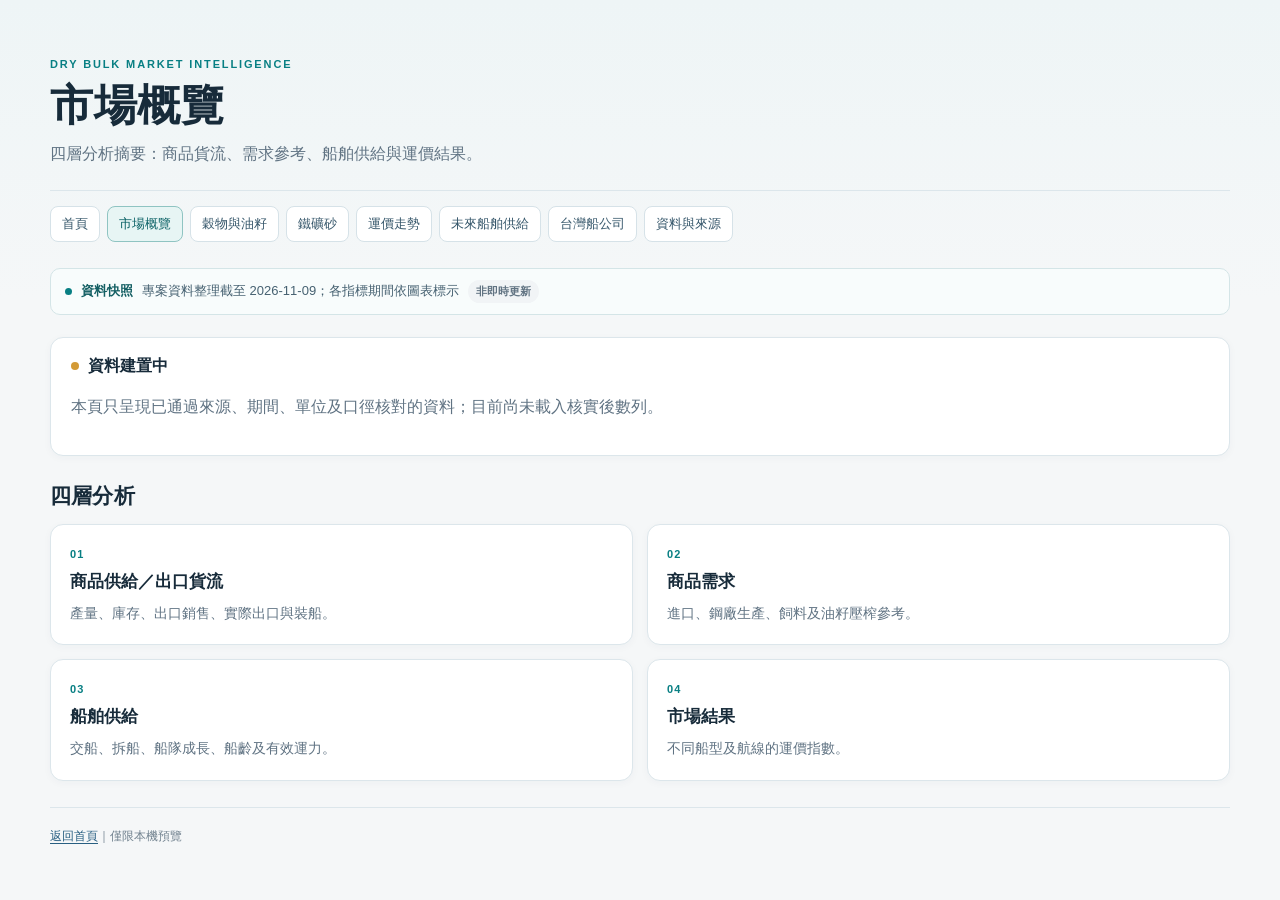
<file: pages/market-overview.html>
<!doctype html><html lang="zh-Hant"><head><meta charset="utf-8"><meta name="viewport" content="width=device-width, initial-scale=1"><title>市場概覽｜散裝航運市場分析</title><link rel="stylesheet" href="../assets/css/main.css"></head><body><main class="shell"><header class="masthead"><p class="eyebrow">DRY BULK MARKET INTELLIGENCE</p><h1>市場概覽</h1><p class="lede">四層分析摘要：商品貨流、需求參考、船舶供給與運價結果。</p></header><nav class="site-nav" aria-label="主要頁面"><a href="../index.html">首頁</a><a href="market-overview.html" aria-current="page">市場概覽</a><a href="grains-oilseeds.html">穀物與油籽</a><a href="iron-ore.html">鐵礦砂</a><a href="freight-rates.html">運價走勢</a><a href="future-fleet-supply.html">未來船舶供給</a><a href="taiwan-owners.html">台灣船公司</a><a href="data-sources.html">資料與來源</a></nav><div class="snapshot-strip"><span class="snapshot-mark"></span><strong>資料快照</strong><span>專案資料整理截至 2026-11-09；各指標期間依圖表標示</span><span class="tag neutral">非即時更新</span></div><section class="notice"><div class="status-line"><span class="status-dot"></span><strong>資料建置中</strong></div><p>本頁只呈現已通過來源、期間、單位及口徑核對的資料；目前尚未載入核實後數列。</p></section><section class="logic"><h2>四層分析</h2><div class="logic-grid"><article><span>01</span><h3>商品供給／出口貨流</h3><p>產量、庫存、出口銷售、實際出口與裝船。</p></article><article><span>02</span><h3>商品需求</h3><p>進口、鋼廠生產、飼料及油籽壓榨參考。</p></article><article><span>03</span><h3>船舶供給</h3><p>交船、拆船、船隊成長、船齡及有效運力。</p></article><article><span>04</span><h3>市場結果</h3><p>不同船型及航線的運價指數。</p></article></div></section><footer><a href="../index.html">返回首頁</a>｜僅限本機預覽</footer></main></body></html>
</file>
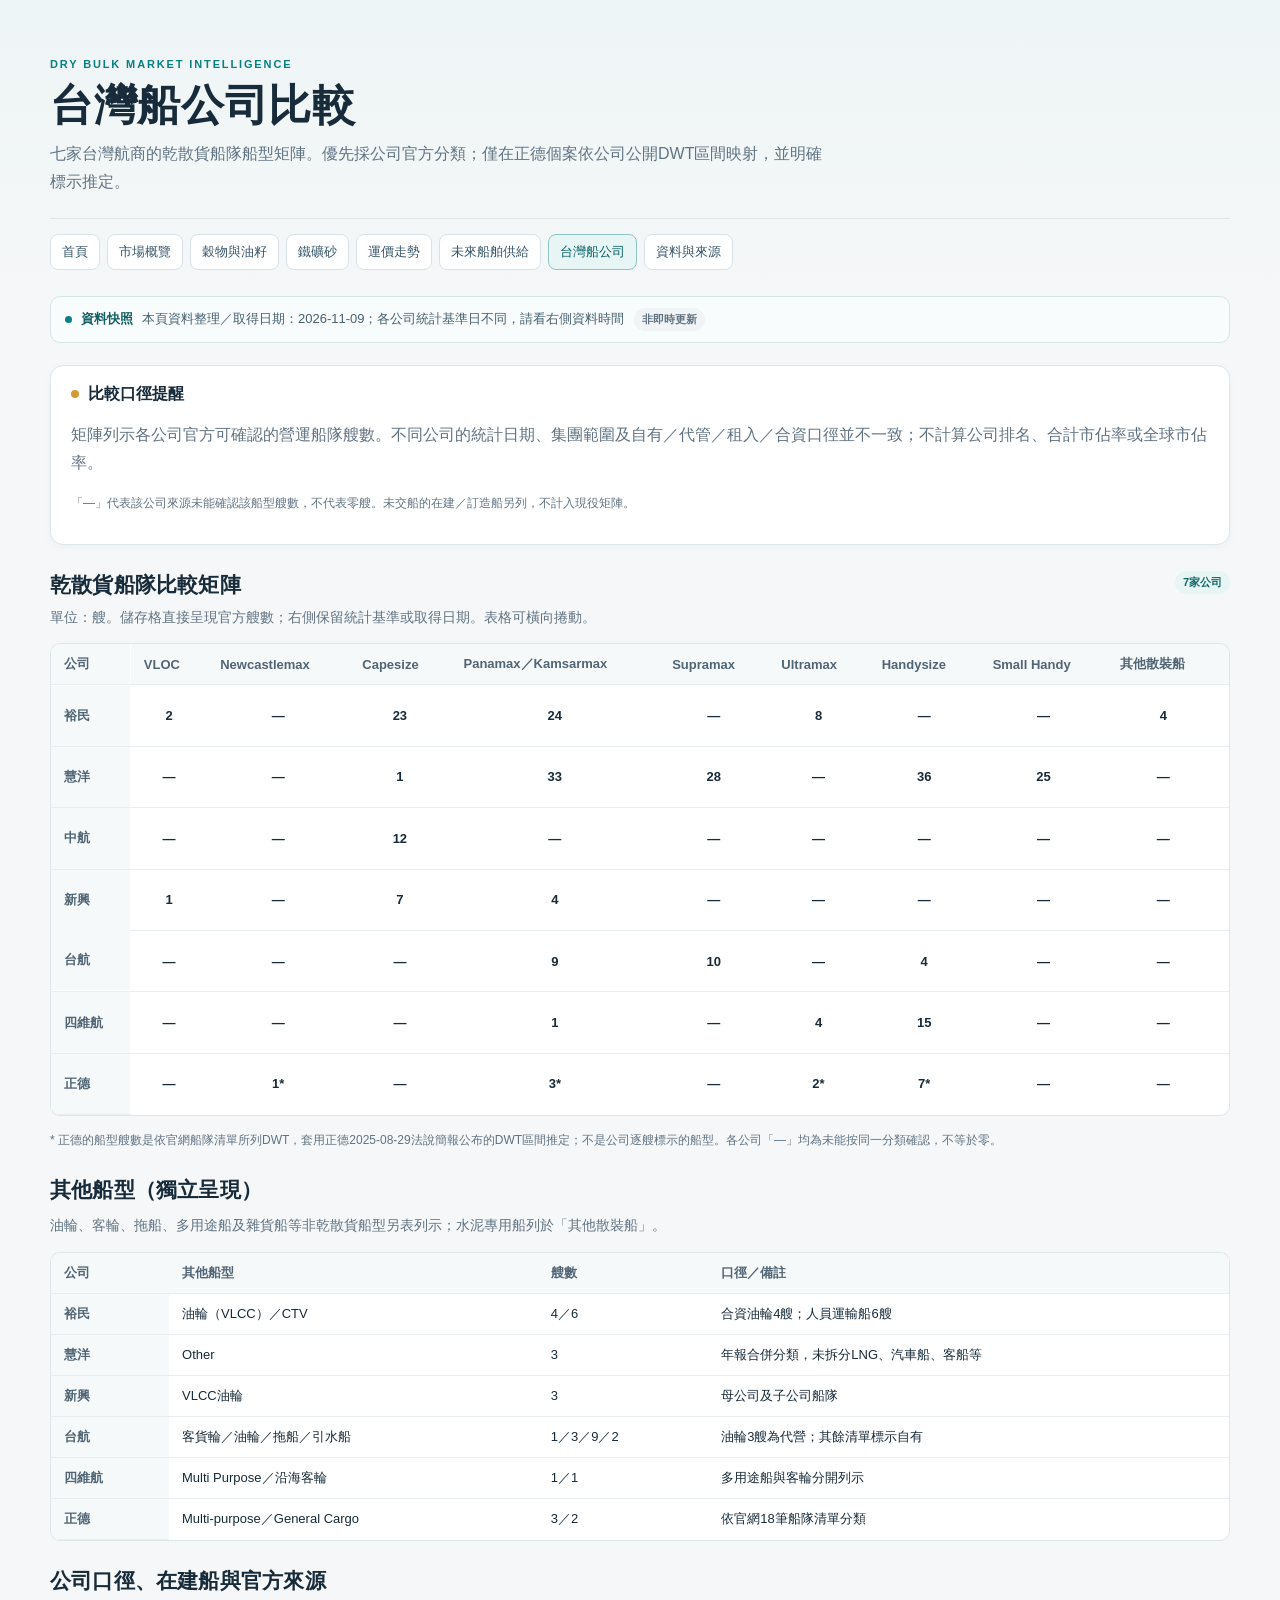
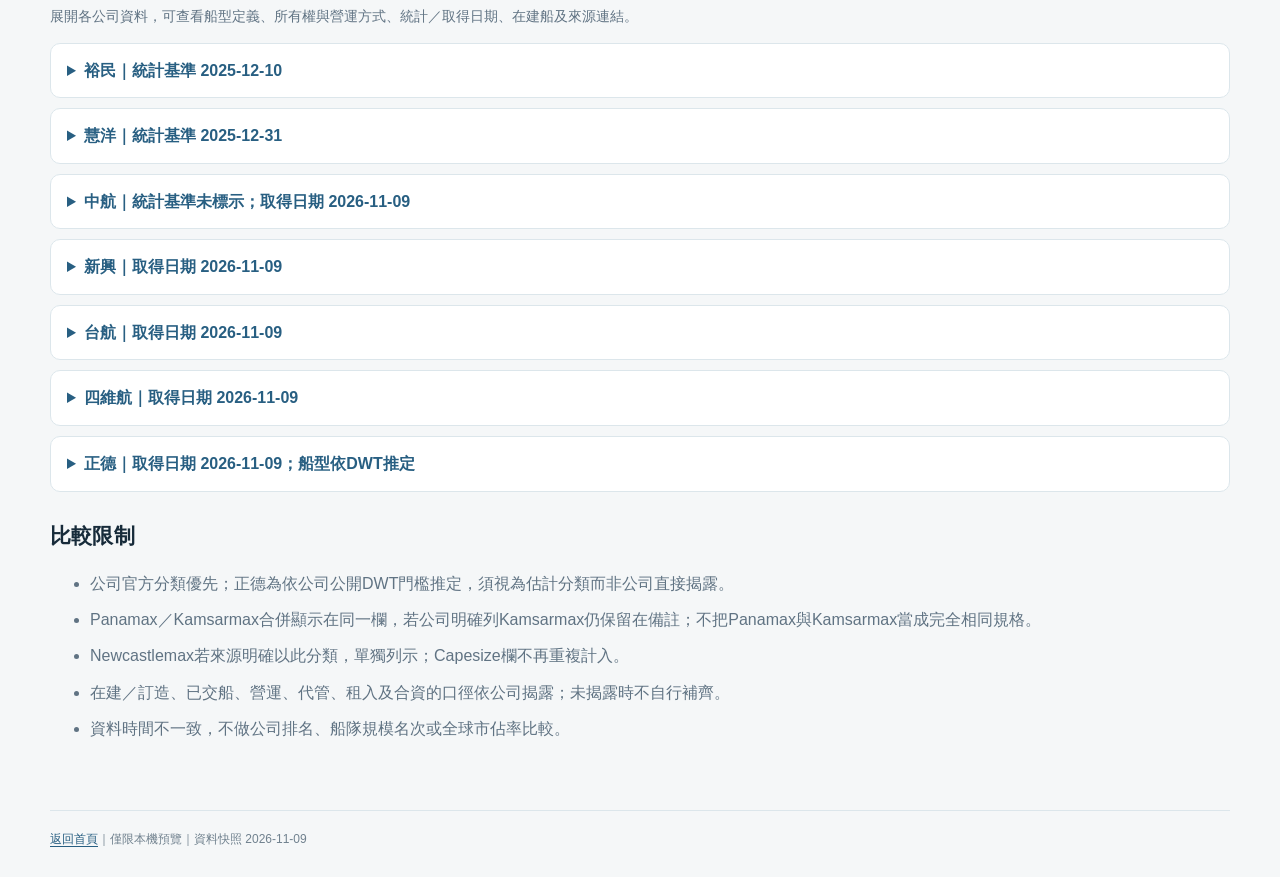
<file: pages/taiwan-owners.html>
<!doctype html>
<html lang="zh-Hant"><head><meta charset="utf-8"><meta name="viewport" content="width=device-width, initial-scale=1"><meta name="description" content="台灣七家散裝航商官方船隊船型比較矩陣，保留資料期間、取得日期、所有權及在建船口徑。"><title>台灣船公司｜散裝航運市場分析</title><link rel="stylesheet" href="../assets/css/main.css"></head><body><main class="shell">
<header class="masthead"><p class="eyebrow">DRY BULK MARKET INTELLIGENCE</p><h1>台灣船公司比較</h1><p class="lede">七家台灣航商的乾散貨船隊船型矩陣。優先採公司官方分類；僅在正德個案依公司公開DWT區間映射，並明確標示推定。</p></header>
<nav class="site-nav" aria-label="主要頁面"><a href="../index.html">首頁</a><a href="market-overview.html">市場概覽</a><a href="grains-oilseeds.html">穀物與油籽</a><a href="iron-ore.html">鐵礦砂</a><a href="freight-rates.html">運價走勢</a><a href="future-fleet-supply.html">未來船舶供給</a><a href="taiwan-owners.html" aria-current="page">台灣船公司</a><a href="data-sources.html">資料與來源</a></nav>
<div class="snapshot-strip"><span class="snapshot-mark"></span><strong>資料快照</strong><span>本頁資料整理／取得日期：2026-11-09；各公司統計基準日不同，請看右側資料時間</span><span class="tag neutral">非即時更新</span></div>
<section class="notice"><div class="status-line"><span class="status-dot"></span><strong>比較口徑提醒</strong></div><p>矩陣列示各公司官方可確認的營運船隊艘數。不同公司的統計日期、集團範圍及自有／代管／租入／合資口徑並不一致；不計算公司排名、合計市佔率或全球市佔率。</p><p class="muted">「—」代表該公司來源未能確認該船型艘數，不代表零艘。未交船的在建／訂造船另列，不計入現役矩陣。</p></section>
<section><div class="section-head"><div><h2>乾散貨船隊比較矩陣</h2><p class="section-intro">單位：艘。儲存格直接呈現官方艘數；右側保留統計基準或取得日期。表格可橫向捲動。</p></div><span class="tag">7家公司</span></div>
<div class="table-wrap owner-matrix"><table><thead><tr><th>公司</th><th>VLOC</th><th>Newcastlemax</th><th>Capesize</th><th>Panamax／Kamsarmax</th><th>Supramax</th><th>Ultramax</th><th>Handysize</th><th>Small Handy</th><th>其他散裝船</th><th>資料時間</th></tr></thead><tbody>
<tr><th>裕民</th><td>2</td><td>—</td><td>23</td><td>24</td><td>—</td><td>8</td><td>—</td><td>—</td><td>4</td><td>統計：2025-12-10<br>取得：2026-11-09</td></tr>
<tr><th>慧洋</th><td>—</td><td>—</td><td>1</td><td>33</td><td>28</td><td>—</td><td>36</td><td>25</td><td>—</td><td>統計：2025-12-31<br>取得：2026-11-09</td></tr>
<tr><th>中航</th><td>—</td><td>—</td><td>12</td><td>—</td><td>—</td><td>—</td><td>—</td><td>—</td><td>—</td><td>統計：未標示<br>取得：2026-11-09</td></tr>
<tr><th>新興</th><td>1</td><td>—</td><td>7</td><td>4</td><td>—</td><td>—</td><td>—</td><td>—</td><td>—</td><td>統計：未標示<br>取得：2026-11-09</td></tr>
<tr><th>台航</th><td>—</td><td>—</td><td>—</td><td>9</td><td>10</td><td>—</td><td>4</td><td>—</td><td>—</td><td>統計：未標示<br>取得：2026-11-09</td></tr>
<tr><th>四維航</th><td>—</td><td>—</td><td>—</td><td>1</td><td>—</td><td>4</td><td>15</td><td>—</td><td>—</td><td>統計：未標示<br>取得：2026-11-09</td></tr>
<tr><th>正德</th><td>—</td><td>1*</td><td>—</td><td>3*</td><td>—</td><td>2*</td><td>7*</td><td>—</td><td>—</td><td>統計：未標示<br>取得：2026-11-09</td></tr>
</tbody></table></div>
<p class="source-note">* 正德的船型艘數是依官網船隊清單所列DWT，套用正德2025-08-29法說簡報公布的DWT區間推定；不是公司逐艘標示的船型。各公司「—」均為未能按同一分類確認，不等於零。</p></section>
<section><h2>其他船型（獨立呈現）</h2><p class="section-intro">油輪、客輪、拖船、多用途船及雜貨船等非乾散貨船型另表列示；水泥專用船列於「其他散裝船」。</p><div class="table-wrap"><table><thead><tr><th>公司</th><th>其他船型</th><th>艘數</th><th>口徑／備註</th></tr></thead><tbody>
<tr><th>裕民</th><td>油輪（VLCC）／CTV</td><td>4／6</td><td>合資油輪4艘；人員運輸船6艘</td></tr>
<tr><th>慧洋</th><td>Other</td><td>3</td><td>年報合併分類，未拆分LNG、汽車船、客船等</td></tr>
<tr><th>新興</th><td>VLCC油輪</td><td>3</td><td>母公司及子公司船隊</td></tr>
<tr><th>台航</th><td>客貨輪／油輪／拖船／引水船</td><td>1／3／9／2</td><td>油輪3艘為代營；其餘清單標示自有</td></tr>
<tr><th>四維航</th><td>Multi Purpose／沿海客輪</td><td>1／1</td><td>多用途船與客輪分開列示</td></tr>
<tr><th>正德</th><td>Multi-purpose／General Cargo</td><td>3／2</td><td>依官網18筆船隊清單分類</td></tr>
</tbody></table></div></section>
<section><h2>公司口徑、在建船與官方來源</h2><p class="section-intro">展開各公司資料，可查看船型定義、所有權與營運方式、統計／取得日期、在建船及來源連結。</p>
<details class="owner-detail"><summary>裕民｜統計基準 2025-12-10</summary><ul><li>現役船隊71艘：自有54、代管7、合資10。乾散貨分類：VLOC 2、Capesize 23、Panamax 24、Ultramax 8、水泥專用船4（列入其他散裝船）；另油輪4、CTV6。</li><li>所有權細分：Capesize 20自有＋3合資；Panamax 14自有＋7代管＋3合資；VLOC 2自有；Ultramax 8自有。</li><li>在建13艘不計入矩陣：Capesize 4、Ultramax 6、CSOV 2、LNGC 1。未交船不列現役。</li></ul><p>官方來源：<a href="https://www.uming.com.tw/Upload/20251209/2025.12.10%20%20%E7%AC%AC%E4%B8%80%E9%87%91%E8%AD%89%E5%88%B82025%E5%B9%B4%E7%AC%AC4%E5%AD%A3%E6%B3%95%E8%AA%AA%E6%9C%83-%E8%A3%95%E6%B0%91.pdf" target="_blank" rel="noopener">2025-12-10 法說簡報</a>；<a href="https://www.uming.com.tw/fleet/Overview.aspx" target="_blank" rel="noopener">官方船隊概況</a>。</p></details>
<details class="owner-detail"><summary>慧洋｜統計基準 2025-12-31</summary><ul><li>2025年報：船隊126艘，自有117艘，非自有9艘（代管、租賃、合資）。船型為Cape 1、Panamax 33、Supramax 28、Handy 36、Small Handy 25、Other 3。</li><li>年報註明另有8艘純代管船（僅提供維護服務、船東決定營運）不包含於上述126艘，不再加總。</li><li>各船型未提供自有／非自有拆分；沒有可靠的在建船分類數據，故不列在建艘數。</li></ul><p>官方來源：<a href="https://www.wisdomlines.com.tw/storage/uploads/general_meeting/20260522%20Annual%20Report_2025_CH.pdf" target="_blank" rel="noopener">慧洋2025年年報</a>。</p></details>
<details class="owner-detail"><summary>中航｜統計基準未標示；取得日期 2026-11-09</summary><ul><li>官網船隊清單逐艘列出12艘現有船名，均為大型散裝船，依該頁船名清單列入Capesize。</li><li>2024年報另稱2024-12-31現有13艘海峽型散裝輪，與目前官網可見清單12艘不同；本矩陣採可逐艘核對的官網清單12艘，並保留此差異。</li><li>官網清單另列在建／訂造船，含預計2026、2027、2028及2030年交付項目；因尚未交船，未併入現役數。訂單清單與2024年報提及4艘新造船口徑不一致，需待公司進一步更新核對。</li></ul><p>官方來源：<a href="https://cmt.tw/ch/fleet/?mode=list" target="_blank" rel="noopener">中航官方船隊清單</a>；<a href="https://cmt.tw/wp-content/uploads/2025/10/CMT_%E5%B9%B4%E5%A0%B1%E4%B8%AD%E6%96%87_20250515.pdf" target="_blank" rel="noopener">中航2024年報</a>。</p></details>
<details class="owner-detail"><summary>新興｜取得日期 2026-11-09</summary><ul><li>官方船隊清單列15艘：7艘Capesize、1艘VLOC、4艘Kamsarmax、3艘VLCC。乾散貨12艘，油輪3艘。</li><li>口徑含母公司及子公司船隊；官方頁未標明統計基準日，故不把取得日期寫成統計日期。</li><li>官方頁未揭露逐艘自有、代管、租入或合資狀態，也未提供可核實的在建船數，本頁不自行推定。</li></ul><p>官方來源：<a href="https://www.snc.com.tw/en/fleetlist/" target="_blank" rel="noopener">新興官方船隊清單</a>；<a href="https://www.snc.com.tw/%E6%96%B0%E8%88%88%E8%88%B9%E9%9A%8A/" target="_blank" rel="noopener">新興船隊介紹</a>。</p></details>
<details class="owner-detail"><summary>台航｜取得日期 2026-11-09</summary><ul><li>官方營運船隊頁逐船列示9艘Kamsarmax、10艘Supramax、4艘Handysize，全部標示自有。</li><li>其他船型：客貨輪1、油輪3（代營）、拖船9、引水船2；與乾散貨船分表。</li><li>官方頁未標示統計基準日，故只標取得日期；未見明確在建船統計，不以空白推定零。</li></ul><p>官方來源：<a href="https://www.taiwanline.com.tw/Fleet" target="_blank" rel="noopener">台航營運船隊</a>。</p></details>
<details class="owner-detail"><summary>四維航｜取得日期 2026-11-09</summary><ul><li>官方船舶介紹頁列Kamsarmax 1、Panamax 2、Ultramax 4、Handysize 15；另有Multi Purpose 1及99噸級沿海客輪1。</li><li>公司沿革頁稱截至2025-12-23，公司及全資附屬公司營運各類型船舶共24艘；船型頁分類總數亦為24艘。</li><li>官方未在船型頁逐艘說明自有、租入或合資；不推定所有權。未見已確認在建船數。</li></ul><p>官方來源：<a href="https://www.swnav.com.tw/ships" target="_blank" rel="noopener">四維航船舶介紹</a>；<a href="https://www.swnav.com.tw/about/Overview-of-SWNAV" target="_blank" rel="noopener">沿革與發展</a>。</p></details>
<details class="owner-detail"><summary>正德｜取得日期 2026-11-09；船型依DWT推定</summary><ul><li>官網船隊清單18筆：13艘Bulk Carrier、3艘Multi-purpose、2艘General Cargo。</li><li>13艘散裝船的DWT推定：Newcastlemax 1、Kamsarmax 3、Ultramax 2、Handy 7。映射區間採公司2025-08-29法說簡報：Newcastlemax大於170,000 DWT、Kamsarmax 70,000–83,000、Ultramax 50,000–70,000、Handymax/Handy 39,000–50,000。這是依DWT推定，並非官網逐艘型式欄。</li><li>2026-02公司新聞提及8艘17,500 DWT MPP新船預計2027年下半年起陸續交船；此為訂造／在建計畫，不計入現役矩陣。官網船隊清單未標明每艘自有、代管、租入或合資，故不推定所有權。</li></ul><p>官方來源：<a href="https://www.franbo.com.tw/product_list" target="_blank" rel="noopener">正德船隊清單</a>；<a href="https://www.franbo.com.tw/cms/upload/investor/files/20250829_2641%E6%AD%A3%E5%BE%B7%E6%B3%95%E8%AA%AA%E6%9C%83%E7%B0%A1%E5%A0%B1.pdf" target="_blank" rel="noopener">2025-08-29法說簡報</a>；<a href="https://www.franbo.com.tw/news_info?id=4335" target="_blank" rel="noopener">2026年船隊更新公告</a>。</p></details>
</section>
<section class="caveats"><h2>比較限制</h2><ul><li>公司官方分類優先；正德為依公司公開DWT門檻推定，須視為估計分類而非公司直接揭露。</li><li>Panamax／Kamsarmax合併顯示在同一欄，若公司明確列Kamsarmax仍保留在備註；不把Panamax與Kamsarmax當成完全相同規格。</li><li>Newcastlemax若來源明確以此分類，單獨列示；Capesize欄不再重複計入。</li><li>在建／訂造、已交船、營運、代管、租入及合資的口徑依公司揭露；未揭露時不自行補齊。</li><li>資料時間不一致，不做公司排名、船隊規模名次或全球市佔率比較。</li></ul></section>
<footer><a href="../index.html">返回首頁</a>｜僅限本機預覽｜資料快照 2026-11-09</footer></main></body></html>
</file>
<file: assets/css/main.css>
:root{
  color-scheme:light;--ink:#172b3a;--muted:#607383;--line:#dce6eb;--paper:#f3f7f8;--card:#fff;--teal:#087f83;--teal-soft:#e7f5f4;--blue:#285f82;--amber:#9a681b;
  font-family:Inter,"Noto Sans TC","Microsoft JhengHei",sans-serif;background:var(--paper);color:var(--ink)
}
*{box-sizing:border-box}html{scroll-behavior:smooth}body{margin:0;min-height:100vh;background:linear-gradient(180deg,#eef5f6 0,#f5f7f8 300px)}
a{color:var(--blue);text-underline-offset:3px}a:hover{color:var(--teal)}.shell{width:min(1180px,calc(100% - 44px));margin:0 auto;padding:34px 0 28px}
.masthead{padding:24px 0 22px;border-bottom:1px solid var(--line)}.eyebrow{margin:0;color:var(--teal);font-size:11px;letter-spacing:.17em;font-weight:800}h1{margin:10px 0 8px;font-size:clamp(29px,4.2vw,43px);letter-spacing:.015em;line-height:1.2}.lede{margin:0;color:var(--muted);font-size:16px;line-height:1.75;max-width:780px}
.site-nav{display:flex;flex-wrap:wrap;gap:7px;padding:15px 0 6px}.site-nav a{color:#36576b;text-decoration:none;border:1px solid #d6e2e8;background:#fff;border-radius:8px;padding:8px 11px;font-size:13px;transition:.15s}.site-nav a:hover,.site-nav a[aria-current="page"]{border-color:#8fc4c2;background:var(--teal-soft);color:#075f63}
.snapshot-strip{display:flex;align-items:center;flex-wrap:wrap;gap:9px;margin:20px 0 22px;padding:11px 14px;border:1px solid #d4e5e7;border-radius:10px;background:#f8fcfc;color:#466171;font-size:13px}.snapshot-strip strong{color:#145f63}.snapshot-mark{width:7px;height:7px;border-radius:50%;background:var(--teal);display:inline-block}
section{margin:26px 0}h2{font-size:21px;letter-spacing:.01em;margin:0 0 14px}h3{font-size:17px;margin:7px 0 9px}.section-intro{color:var(--muted);font-size:14px;line-height:1.7;margin:-4px 0 14px}
.notice,.panel,.logic-grid article,.page-card,.observation-card{background:var(--card);border:1px solid var(--line);border-radius:13px;box-shadow:0 2px 8px rgba(28,58,74,.035)}.notice{padding:18px 20px;margin:20px 0}.notice p,.panel p,.page-card p,.logic-grid p{line-height:1.75;color:var(--muted)}.status-line{display:flex;align-items:center;gap:9px}.status-dot{width:8px;height:8px;border-radius:50%;background:#d39a36;display:inline-block}.logic-grid,.page-grid{display:grid;grid-template-columns:repeat(2,minmax(0,1fr));gap:14px}.logic-grid article,.page-card{display:block;padding:19px;text-decoration:none;color:inherit}.logic-grid article span,.page-card span{color:var(--teal);font-size:11px;font-weight:800;letter-spacing:.1em}.logic-grid h3,.page-card h3{margin:8px 0;font-size:17px}.logic-grid p,.page-card p{margin:0;font-size:14px}.page-card:hover{border-color:#94c7c5;transform:translateY(-1px)}
.observation-grid{display:grid;grid-template-columns:repeat(3,minmax(0,1fr));gap:15px}.observation-card{padding:19px;min-width:0}.observation-card header{display:flex;justify-content:space-between;align-items:flex-start;gap:10px;margin-bottom:13px}.observation-card h3{font-size:18px;margin:0}.tag{display:inline-flex;align-items:center;padding:4px 8px;border-radius:20px;background:var(--teal-soft);color:#17676a;font-size:11px;font-weight:700;white-space:nowrap}.tag.neutral{background:#f1f4f6;color:#617382}.metric-list{display:grid;gap:10px}.metric{padding:11px 12px;border-radius:9px;background:#f7fafb;border:1px solid #edf1f3}.metric-label{font-size:12px;color:var(--muted);margin-bottom:5px}.metric-value{font-size:23px;font-weight:750;letter-spacing:-.02em;font-variant-numeric:tabular-nums;line-height:1.3}.metric-value.small{font-size:19px}.metric-meta{font-size:11px;color:#738493;margin-top:4px;line-height:1.5}.observation-card .note{font-size:12px;color:var(--muted);line-height:1.65;margin:12px 0 0}.card-link{display:inline-block;margin-top:13px;font-size:13px;font-weight:650}.callout{padding:10px 12px;border-left:3px solid #80b8b5;background:#f2f9f8;color:#42636a;border-radius:0 8px 8px 0;font-size:12px;line-height:1.65;margin-top:12px}
.table-wrap{overflow-x:auto;background:#fff;border:1px solid var(--line);border-radius:10px;margin:14px 0}.table-wrap table{width:100%;border-collapse:collapse;min-width:540px}.table-wrap th,.table-wrap td{padding:11px 13px;text-align:left;border-bottom:1px solid #e8eef1;font-size:13px;white-space:nowrap}.table-wrap td{font-variant-numeric:tabular-nums}.table-wrap th{background:#f6f9fa;color:#506575;font-weight:700}.table-wrap tr:last-child td{border-bottom:0}.muted,footer{color:#70818e;font-size:12px}.caveats{padding:4px 0 20px}.caveats li{padding:5px 0;color:var(--muted);line-height:1.65}footer{border-top:1px solid var(--line);padding-top:18px;line-height:1.7}footer a{color:var(--blue)}.source-note{font-size:12px;color:var(--muted);line-height:1.7}.kpi-row{display:grid;grid-template-columns:repeat(3,minmax(0,1fr));gap:12px}.kpi{background:#fff;border:1px solid var(--line);border-radius:11px;padding:15px}.kpi .value{font-size:21px;font-weight:750;font-variant-numeric:tabular-nums}.kpi .label{font-size:12px;color:var(--muted);margin-top:5px}
@media(max-width:850px){.observation-grid{grid-template-columns:1fr}.observation-card{padding:17px}.kpi-row{grid-template-columns:1fr 1fr}}
@media(max-width:620px){.shell{width:calc(100% - 28px);padding:20px 0}.masthead{padding:16px 0 18px}.lede{font-size:14px}.site-nav{gap:6px}.site-nav a{font-size:12px;padding:7px 9px}.logic-grid,.page-grid,.kpi-row{grid-template-columns:1fr}.snapshot-strip{font-size:12px}.table-wrap table{min-width:560px}h2{font-size:19px}}
/* Step 6 interactive commodity charts */
.panel{padding:20px;margin:18px 0}.section-head{display:flex;justify-content:space-between;align-items:flex-start;gap:18px;flex-wrap:wrap}.section-head h2{margin-bottom:7px}.section-head .section-intro{margin:0;max-width:720px}.control-label{display:grid;gap:6px;color:var(--muted);font-size:12px;font-weight:700;min-width:150px}select{font:inherit;color:var(--ink);background:#fff;border:1px solid #cbd9df;border-radius:8px;padding:9px 30px 9px 11px;min-width:150px}.fgis-highlight{display:grid;grid-template-columns:1.1fr 1.9fr;gap:18px;padding:17px;border-radius:11px;background:#f4f9fa;border:1px solid #e1ecef;margin:14px 0}.fgis-stats{display:grid;grid-template-columns:1fr 1fr;gap:12px}.fgis-stats>div{padding:10px 12px;border:1px solid #e2eaee;background:#fff;border-radius:9px}.fgis-stats strong{display:block;font-size:22px;color:var(--teal);font-variant-numeric:tabular-nums;margin:4px 0}.fgis-stats small{display:block;color:var(--muted);font-size:11px;line-height:1.5}.chart-status{padding:11px 13px;margin:12px 0;background:#fff8e9;border:1px solid #f0e2c6;border-radius:8px;color:#76551f;font-size:13px;line-height:1.65}.data-chart{display:block;width:100%;height:auto;min-height:220px;margin:8px 0 12px;overflow:visible}.data-chart.tall{min-height:260px}.gridline{stroke:#e7edf0;stroke-width:1}.axis-label{font:12px sans-serif;fill:#687d8a}.chart-empty{font:15px sans-serif;fill:#6a7d89}.bar-mark{fill:#148b8c;cursor:pointer}.bar-mark:hover,.bar-mark:focus{fill:#075f63;outline:2px solid #8bcac6;outline-offset:2px}.bar-yoy{font:10px sans-serif;fill:#526d7c}.line-series{fill:none;stroke:#16878b;stroke-width:2.5;stroke-linejoin:round;stroke-linecap:round}.line-1{stroke:#2d6c9a}.line-2{stroke:#b17a28}.line-3{stroke:#7862a6}.line-4{stroke:#6b8b50}.line-point{fill:#fff;stroke:#16878b;stroke-width:2.5;cursor:pointer}.point-1{stroke:#2d6c9a}.point-2{stroke:#b17a28}.point-3{stroke:#7862a6}.point-4{stroke:#6b8b50}.line-point:focus{outline:none;stroke-width:4}.detail-strip{padding:12px 14px;border:1px solid #d9e7e9;border-radius:9px;background:#f4faf9;color:#315d61;font-size:13px;line-height:1.7;margin:12px 0}.empty-cell{text-align:center!important;color:var(--muted);padding:24px!important}.empty-state{padding:22px;text-align:center;background:#f7fafb;border:1px dashed #cbd9df;border-radius:10px;color:#647986;font-weight:650;margin:12px 0}.detail-table{margin-top:14px;border-top:1px solid var(--line);padding-top:12px}.detail-table summary{cursor:pointer;color:var(--blue);font-weight:700;font-size:14px;padding:5px 0}.callout{line-height:1.75}
@media(max-width:700px){.panel{padding:15px}.fgis-highlight{grid-template-columns:1fr}.fgis-stats{grid-template-columns:1fr 1fr}.data-chart{min-height:190px}.control-label,select{width:100%}.section-head{gap:12px}}

/* Step 7 freight index dashboard */
.freight-chart-frame{overflow-x:auto;border:1px solid var(--line);border-radius:10px;background:#fff;padding:8px;margin:12px 0}.freight-chart{min-width:760px;min-height:300px}.freight-year-toggles{display:flex;flex-wrap:wrap;gap:8px;margin:12px 0}.year-toggle{display:inline-flex;align-items:center;gap:7px;padding:7px 10px;background:#f7fafb;border:1px solid var(--line);border-radius:8px;font-size:12px;color:var(--ink);cursor:pointer}.year-toggle input{accent-color:var(--teal)}.year-swatch{width:21px;height:0;display:inline-block}.freight-kpis{margin:16px 0}.freight-kpis .value{font-size:clamp(17px,2vw,22px)}

/* Step 8 Taiwan shipowner fleet matrix */
.owner-matrix table{min-width:1320px}.owner-matrix th:first-child,.owner-matrix td:first-child{position:sticky;left:0;background:#f6f9fa;z-index:1}.owner-matrix td:not(:last-child){text-align:center;font-weight:700}.owner-matrix td:last-child{font-size:12px;color:#607383;line-height:1.6}.owner-detail{background:#fff;border:1px solid var(--line);border-radius:10px;padding:14px 16px;margin:10px 0}.owner-detail summary{cursor:pointer;font-weight:750;color:#285f82;line-height:1.6}.owner-detail[open] summary{margin-bottom:10px}.owner-detail ul{margin:8px 0;padding-left:22px}.owner-detail li{font-size:13px;line-height:1.8;color:#526a79;padding:2px 0}.owner-detail p{font-size:13px;line-height:1.8;color:#607383}.owner-detail a{overflow-wrap:anywhere}
</file>
